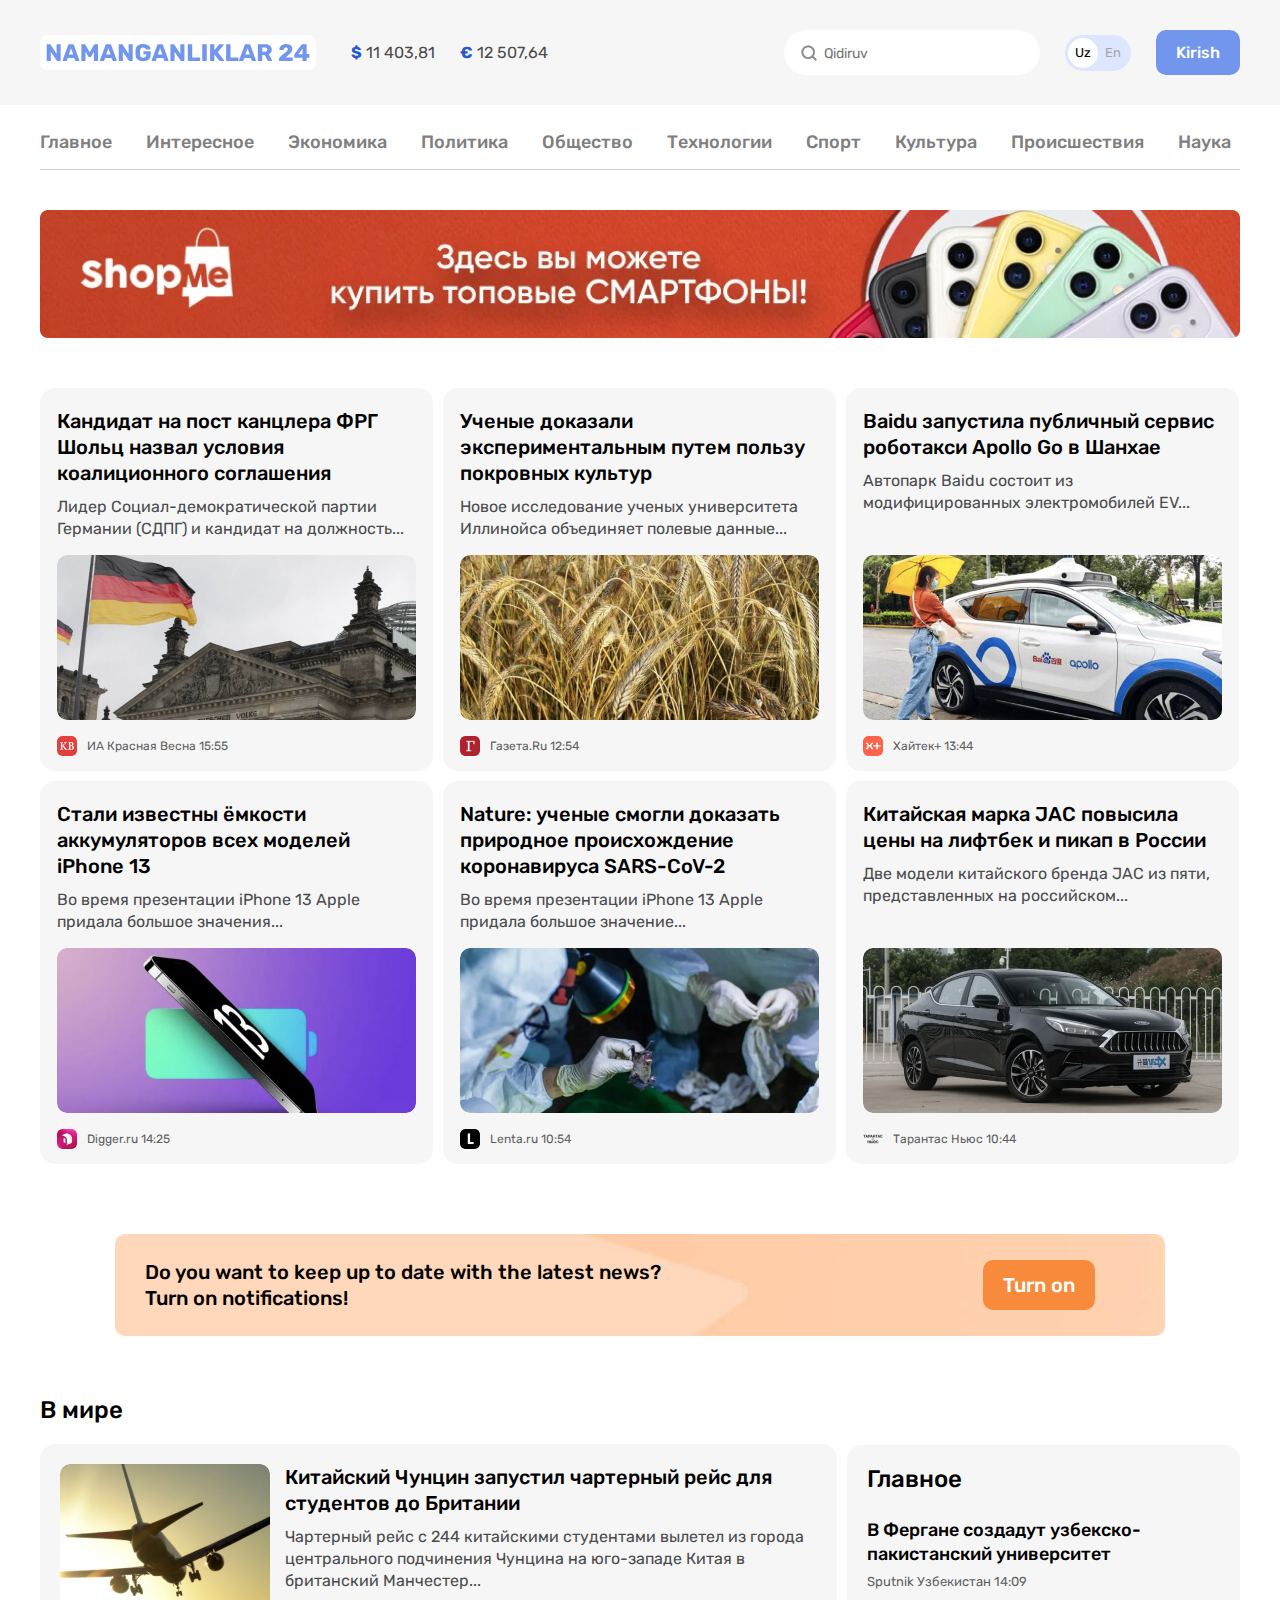
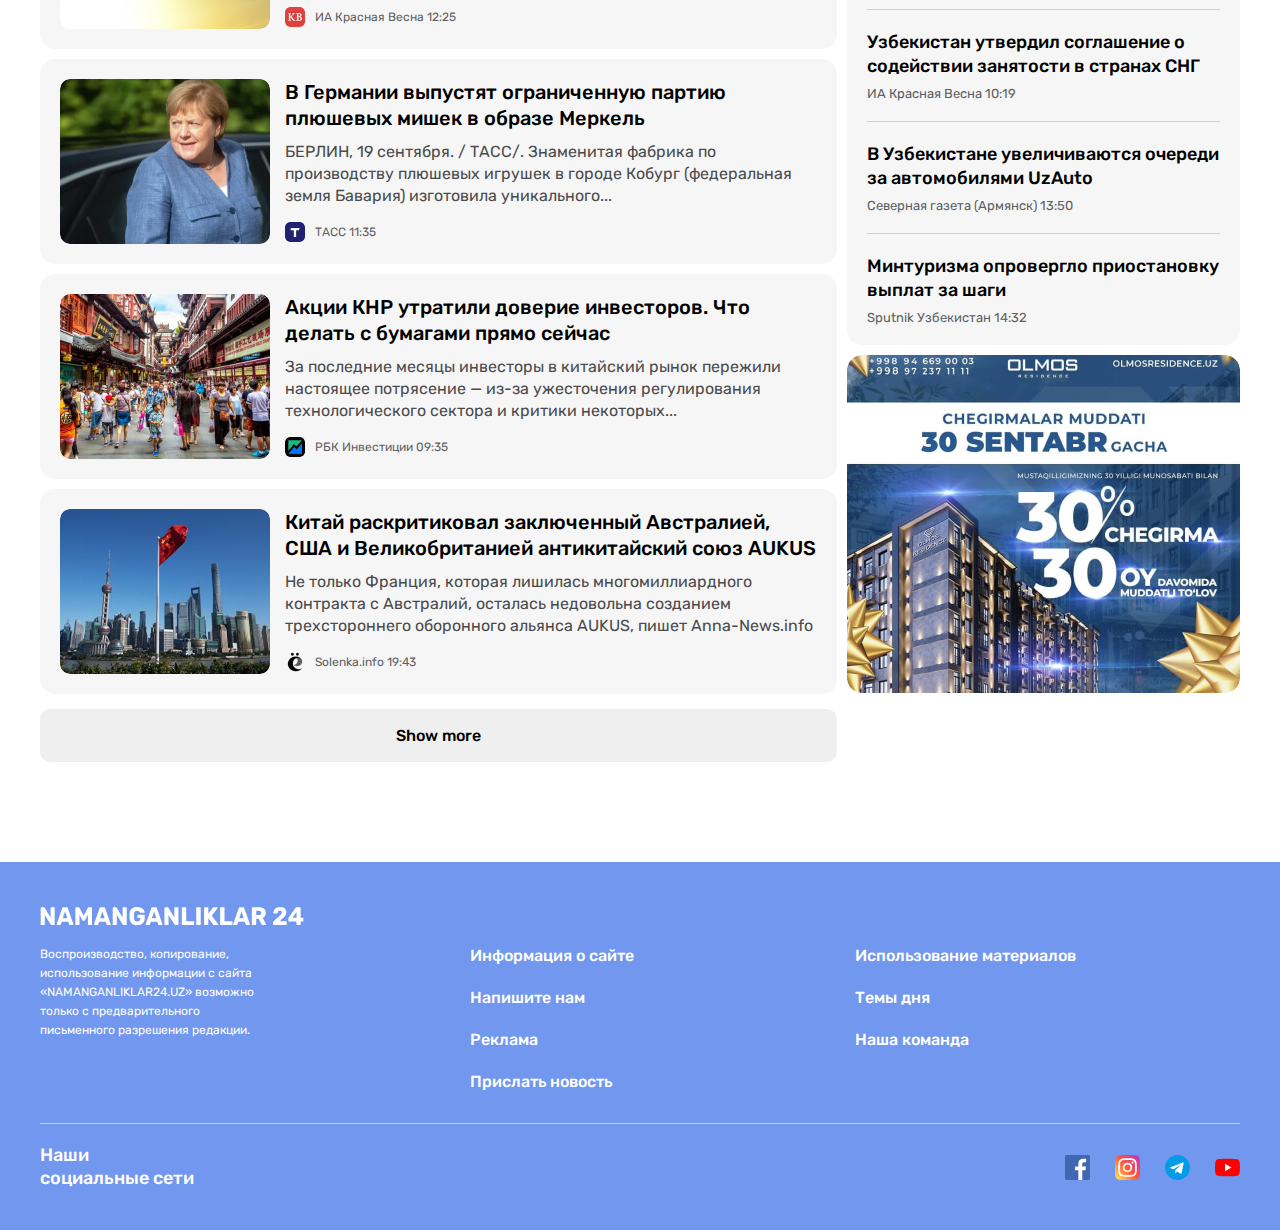
<file: index.html>
<!DOCTYPE html>
<html lang="uz">
<head>
  <meta charset="UTF-8">
  <meta http-equiv="X-UA-Compatible" content="IE=edge">
  <meta name="viewport" content="width=device-width, initial-scale=1.0">
  <title>N24</title>
  
  <!-- FONTS -->
  <link rel="preconnect" href="https://fonts.googleapis.com">
  <link rel="preconnect" href="https://fonts.gstatic.com" crossorigin>
  <link href="https://fonts.googleapis.com/css2?family=Rubik:wght@400;500;700&display=swap" rel="stylesheet">
  
  <!-- STYLE -->
  <!-- <link rel="stylesheet" href="../css/normalize.css"> -->
  <!-- <link rel="stylesheet" href="../css/style.css"> -->
  <link rel="stylesheet" href="css/style.min.css">
</head>
<body>
  <!-- SITE HEADER -->
  <header class="site-header">
    
    <!-- SITE-HEADER-TOP -->
    <div class="site-header-top">
      <div class="site-header-top-container container">
        <!-- SITE-HEADER-LOGO -->
        <a class="site-header-logo" href="index.html">
          <img class="logo-img" src="img/logo-purple.svg" alt="N24 logo" width="264" height="28">
        </a>

        <!-- CURRENCY-RATES -->
        <ul class="currency-rates">
          <li class="currency-rates-item">
            <b class="currency-rates-type">$</b>
            <span class="currency-rates-value">11 403,81</span>
          </li>
          <li class="currency-rates-item">
            <b class="currency-rates-type">€</b>
            <span class="currency-rates-value">12 507,64</span>
          </li>
        </ul>

        <!-- GLOBAL-SEARCH-FORM -->
        <form class="global-search-form" action="https://echo.htmlacademy.ru" method="GET">
          <input class="global-search-form-input" type="search" name="search" placeholder="Qidiruv" aria-label="Qidiruv" required >
        </form>
        <!-- LANG-TOGGLE -->
        <div class="lang-toggle">
          <a class="lang-toggle-link lang-toggle-link-active" href="index.html">Uz</a>
          <a class="lang-toggle-link" href="index.html/en">En</a>
        </div>

        <!-- SITE-HEADER-AUTH -->
        <a class="button button-primary" href="#">Kirish</a>
      </div>
    </div>
    <div class="container">
      <nav class="sitenav">
        <ul class="sitenav-list">
          <li class="sitenav-item"><a class="sitenav-link" href="index.html">Главное</a></li>
          <li class="sitenav-item"><a class="sitenav-link" href="news-list.html">Интересное</a></li>
          <li class="sitenav-item"><a class="sitenav-link" href="news-list.html">Экономика</a></li>
          <li class="sitenav-item"><a class="sitenav-link" href="news-list.html">Политика</a></li>
          <li class="sitenav-item"><a class="sitenav-link" href="news-list.html">Общество</a></li>
          <li class="sitenav-item"><a class="sitenav-link" href="news-list.html">Технологии</a></li>
          <li class="sitenav-item"><a class="sitenav-link" href="news-list.html">Спорт</a></li>
          <li class="sitenav-item"><a class="sitenav-link" href="news-list.html">Культура</a></li>
          <li class="sitenav-item"><a class="sitenav-link" href="news-list.html">Происшествия</a></li>
          <li class="sitenav-item"><a class="sitenav-link" href="news-list.html">Наука</a></li>
        </ul>
      </nav>
      <!-- SITE-HEADER-BANNER -->
      <aside class="site-header-banner">
        <a class="site-header-banner-link" href="https://olcha.uz" target="_blank">
          <img class="site-header-banner-img" src="img/shopme-banner.jpg" alt="ShopMe banner" width="1200" height="128" srcset="img/shopme-banner.jpg 1x, img/shopme-banner@2x.jpg 2x">
        </a>
      </aside>
    </div>
  </header>

  <!-- MAIN-CONTENT -->
  <main class="main-content">
    <div class="container">
      <!-- <h1>Namanganliklar24 - news site</h1> -->
      <!-- TOP-NEWS -->
      <section class="top-news">
        <!-- <h2>Muhim yangiliklar</h2> -->
        <!-- NEWS-GRID -->
        <div class="news-grid">
          <!-- NEWS-GRID-ITEM -->
          <article class="news-grid-item article-card">
            <h3 class="article-card-title">
              <a class="article-card-link" href="#">Кандидат на пост канцлера ФРГ Шольц назвал условия коалиционного соглашения</a>
            </h3>
            <p class="article-card-text">Лидер Социал-демократической партии Германии (СДПГ) и кандидат на должность...</p>
            <img class="article-card-img" src="img/germany.jpg" alt="geramany flag" width="360" height="165" srcset="img/germany.jpg 1x, img/germany@2x.jpg 2x">
            <footer class="article-card-footer">
              <img class="article-card-source-icon" src="img/krasnaya-vesna.jpg" alt="krasnaya-vesna" width="20" height="20" srcset="img/krasnaya-vesna.jpg, img/krasnaya-vesna@2x.jpg 2x">
              <div class="article-card-source-time">
                <span class="article-card-source">ИА Красная Весна</span>
                <time datetime="2023-05-12T15:55:00">15:55</time>
              </div>
            </footer>
          </article>
          <!-- NEWS-GRID-ITEM -->
          <article class="news-grid-item article-card">
            <h3 class="article-card-title">
              <a class="article-card-link" href="#">Ученые доказали экспериментальным путем пользу покровных культур</a>
            </h3>
            <p class="article-card-text">Новое исследование ученых университета Иллинойса объединяет полевые данные... </p>
            <img class="article-card-img" src="img/wheat.jpg" alt="wheat image" width="360" height="165" srcset="img/wheat.jpg 1x, img/wheat@2x.jpg 2x">
            <footer class="article-card-footer">
              <img class="article-card-source-icon" src="img/gazeta-ru.jpg" alt="gazeta ru" width="20" height="20" srcset="img/gazeta-ru.jpg 1x, img/gazeta-ru@2x.jpg 2x">
              <div class="article-card-source-time">
                <span class="article-card-source">Газета.Ru</span>
                <time datetime="2023-05-12T12:54:00">12:54</time>
              </div>
            </footer>
          </article>
          <!-- NEWS-GRID-ITEM -->
          <article class="news-grid-item article-card">
            <h3 class="article-card-title">
              <a class="article-card-link" href="#">Baidu запустила публичный сервис роботакси Apollo Go в Шанхае</a>
            </h3>
            <p class="article-card-text">Автопарк Baidu состоит из модифицированных электромобилей EV... </p>
            <img class="article-card-img" src="img/baidu.jpg" alt=" baidu car" width="360" height="165" srcset="img/baidu.jpg 1x, img/baidu@2x.jpg 2x">
            <footer class="article-card-footer">
              <img class="article-card-source-icon" src="img/hitech-plus.jpg" alt="hi tech plus" width="20" height="20" srcset="img/hitech-plus.jpg 1x, img/hitech-plus@2x.jpg 2x">
              <div class="article-card-source-time">
                <span class="article-card-source">Хайтек+</span>
                <time datetime="2023-05-12T12:44:00">13:44</time>
              </div>
            </footer>
          </article>
          <!-- NEWS-GRID-ITEM -->
          <article class="news-grid-item article-card">
            <h3 class="article-card-title">
              <a class="article-card-link" href="#">Стали известны ёмкости аккумуляторов всех моделей iPhone 13</a>
            </h3>
            <p class="article-card-text">Во время презентации iPhone 13 Apple придала большое значения...</p>
            <img class="article-card-img" src="img/iphone13.jpg" alt="iphone 13" width="360" height="165" srcset="img/iphone13.jpg 1x, img/iphone13@2x.jpg 2x">
            <footer class="article-card-footer">
              <img class="article-card-source-icon" src="img/digger-logo.jpg" alt=" digger news" width="20" height="20" srcset="img/digger-logo.jpg 1x, img/digger-logo@2x.jpg 2x">
              <div class="article-card-source-time">
                <span class="article-card-source">Digger.ru</span>
                <time datetime="2023-05-12T14:25:00">14:25</time>
              </div>
            </footer>
          </article>
          <!-- NEWS-GRID-ITEM -->
          <article class="news-grid-item article-card">
            <h3 class="article-card-title">
              <a class="article-card-link" href="#">Nature: ученые смогли доказать природное происхождение коронавируса SARS-CoV-2</a>
            </h3>
            <p class="article-card-text">Во время презентации iPhone 13 Apple придала большое значение...</p>
            <img class="article-card-img" src="img/sars-cov-2.jpg" alt="covid" width="360" height="165" srcset="img/sars-cov-2.jpg 1x, img/sars-cov-2@2x.jpg 2x">
            <footer class="article-card-footer">
              <img class="article-card-source-icon" src="img/Lenta.jpg" alt="lenta news" width="20" height="20" srcset="img/Lenta.jpg 1x, img/Lenta@2x.jpg 2x">
              <div class="article-card-source-time">
                <span class="article-card-source">Lenta.ru</span>
                <time datetime="2023-05-12T10:54:00">10:54</time>
              </div>
            </footer>
          </article>
          <!-- NEWS-GRID-ITEM -->
          <article class="news-grid-item article-card">
            <h3 class="article-card-title">
              <a class="article-card-link" href="#">Китайская марка JAC повысила цены на лифтбек и пикап в России</a>
            </h3>
            <p class="article-card-text">Две модели китайского бренда JAC из пяти, представленных на российском...</p>
            <img class="article-card-img" src="img/jac.jpg" alt="jac auto" width="360" height="165" srcset="img/jac.jpg 1x, img/jac@2x.jpg 2x">
            <footer class="article-card-footer">
              <img class="article-card-source-icon" src="img/tarantas-news.png" alt="tarantas news" width="20" height="20" srcset="img/tarantas-news.png 1x, img/tarantas-news@2x.png 2x">
              <div class="article-card-source-time">
                <span class="article-card-source">Тарантас Ньюс</span>
                <time datetime="2023-05-12T10:44:00">10:44</time>
              </div>
            </footer>
          </article>
        </div>
      </section>

      <!-- NOTIFICATION-CTA -->
      <section class="notification-cta">
        <div class="notification-cta-text">Do you want to keep up to date with the latest news? 
          <br> Turn on notifications!
        </div>
        <button class="button button-orange" type="button">Turn on</button>
      </section>

      <!-- GLOBAL-NEW
      <section class="global-news">
        <h2 class="global-news-header">In the world</h2>
        <div class="global-news-grid">
          GLOBAL-NEWS-LEFT
          <div class="global-news-left">
            GLOBAL-NEWS-ITEM
            <article class="global-news-item global-article-card">
              <img class="global-news-img" src="img/aircraft.jpg" alt="aircraft" width="210" height="165" srcset="img/aircraft.jpg 1x, img/aircraft@2x.jpg 2x">
              <div class="global-content">
                <h3 class="global-content-header"><a class="global-card-link" href="#">Китайский Чунцин запустил чартерный рейс для студентов до Британии</a></h3>
                <p class="global-content-text">Чартерный рейс с 244 китайскими студентами вылетел из города центрального подчинения      Чунцина на юго-западе Китая в британский Манчестер...
                </p>
                <footer class="global-article-card-footer">
                  <img class="global-article-card-icon" src="img/krasnaya-vesna.jpg" alt="krasnaya vesna news" width="20" height="20" srcset="img/krasnaya-vesna.jpg 1x, img/krasnaya-vesna@2x.jpg 2x">
                  <div class="global-article-card-time">
                    <span class="global-article-card-source">ИА Красная Весна</span>
                    <time datetime="2023-05-12T12:25:00">12:25</time>
                  </div>
                </footer>
              </div>
            </article>
            GLOBAL-NEWS-ITEM
            <article class="global-news-item global-article-card">
              <img class="global-news-img" src="img/merkel.jpg" alt="angela merkel" width="210" height="165" srcset="img/merkel.jpg 1x, img/merkel@2x.jpg 2x">
              <div class="global-content">
                <h3 class="global-content-header"><a class="global-card-link" href="#">В Германии выпустят ограниченную партию плюшевых мишек в образе Меркель</a></h3>
                <p class="global-content-text">БЕРЛИН, 19 сентября. / ТАСС/. Знаменитая фабрика по производству плюшевых игрушек в городе Кобург (федеральная земля Бавария) изготовила уникального...
                </p>
                <footer class="global-article-card-footer">
                  <img class="global-article-card-icon" src="img/tass.jpg" alt="TASS news" width="20" height="20" srcset="img/tass.jpg 1x, img/tass@2x.jpg 2x">
                  <div class="global-article-card-time">
                    <span class="global-article-card-source">ТАСС</span>
                    <time datetime="2023-05-12T11:35:00">11:35</time>
                  </div>
                </footer>
              </div>
            </article>
            GLOBAL-NEWS-ITEM
            <article class="global-news-item global-article-card">
              <img class="global-news-img" src="img/china.jpg" alt="china flag" width="210" height="165" srcset="img/china.jpg 1x, img/china@2x.jpg 2x">
              <div class="global-content">
                <h3 class="global-content-header"><a class="global-card-link" href="#">Акции КНР утратили доверие инвесторов. Что делать с бумагами прямо сейчас</a></h3>
                <p class="global-content-text">За последние месяцы инвесторы в китайский рынок пережили настоящее потрясение — из-за ужесточения регулирования технологического сектора и критики некоторых...
                </p>
                <footer class="global-article-card-footer">
                  <img class="global-article-card-icon" src="img/rbk.jpg" alt="rbk news" width="20" height="20" srcset="img/rbk.jpg 1x, img/rbk@2x.jpg 2x">
                  <div class="global-article-card-time">
                    <span class="global-article-card-source">РБК Инвестиции</span>
                    <time datetime="2023-05-12T09:35:00">09:35</time>
                  </div>
                </footer>
              </div>
            </article>
            GLOBAL-NEWS-ITEM
            <article class="global-news-item global-article-card">
              <img class="global-news-img" src="img/aukus.jpg" alt="aukus" width="210" height="165" srcset="img/aukus.jpg 1x, img/aukus@2x.jpg 2x">
              <div class="global-content">
                <h3 class="global-content-header"><a class="global-card-link" href="#">Китай раскритиковал заключенный Австралией, США и Великобританией антикитайский союз AUKUS</a></h3>
                <p class="global-content-text">Не только Франция, которая лишилась многомиллиардного контракта с Австралий, осталась недовольна созданием трехстороннего оборонного альянса AUKUS, пишет Anna-News.info
                </p>
                <footer class="global-article-card-footer">
                  <img class="global-article-card-icon" src="img/solenko.png" alt="solenko" width="20" height="20" srcset="img/solenko.png 1x, img/solenko@2.png 2x">
                  <div class="global-article-card-time">
                    <span class="global-article-card-source">Solenka.info</span>
                    <time datetime="2023-05-12T19:43:00">19:43</time>
                  </div>
                </footer>
              </div>
            </article>
          </div>
          GLOBAL-NEWS-RIGHT
          <div class="global-news-right">
            COUNTRY-NEWS
            <div class="country-news">
              <h2 class="country-news-header">Главное</h2>
              COUNTRY-NEWS-CONTENT
              <div class="country-news-content">
                <h3 class="country-news-content-text">
                  <a href="#">В Фергане создадут узбекско-пакистанский университет</a>
                </h3>
                <div class="country-news-card-time">
                  <span class="country-news-card-source">Sputnik Узбекистан</span>
                  <time datetime="2023-05-12T14:09:00">14:09</time>
                </div>
              </div>
              COUNTRY-NEWS-CONTENT
              <div class="country-news-content">
                <h3 class="country-news-content-text">
                  <a href="#">Узбекистан утвердил соглашение о содействии занятости в странах СНГ</a>
                </h3>
                <div class="country-news-card-time">
                  <span class="country-news-card-source">ИА Красная Весна</span>
                  <time datetime="2023-05-12T10:19:00">10:19</time>
                </div>
              </div>
              COUNTRY-NEWS-CONTENT
              <div class="country-news-content">
                <h3 class="country-news-content-text">
                  <a href="#">В Узбекистане увеличиваются очереди за автомобилями UzAuto</a>
                </h3>
                <div class="country-news-card-time">
                  <span class="country-news-card-source">Северная газета (Армянск)</span>
                  <time datetime="2023-05-12T13:50:00">13:50</time>
                </div>
              </div>
              COUNTRY-NEWS-CONTENT
              <div class="country-news-content">
                <h3 class="country-news-content-text">
                  <a href="#">Минтуризма опровергло приостановку выплат за шаги</a>
                </h3>
                <div class="country-news-card-time">
                  <span class="country-news-card-source">Sputnik Узбекистан</span>
                  <time datetime="2023-05-12T14:32:00">14:32</time>
                </div>
              </div>
            </div>
            <a class="advertising-link">
              <img class="advertising-image" src="img/advertising.jpg" alt="advertising" width="393" height="338" srcset="img/advertising.jpg 1x, img/advertising@2x.jpg 2x">
            </a>
          </div> 
        </div>
        <button class="button all-global-button" type="button">See more</button>
      </section> -->
      
      <div class="layout-2-1">
        <!-- GLOBAL-NEWS -->
        <div class="layout-2-1-main">
          <section class="global-news">
            <h2 class="global-news-heading">В мире</h2>
            <!-- NEWS LIST -->
            <div class="news-list">
              <div class="news-list-item article-card-horizontal">
                <img class="article-card-horizontal-img" src="img/aircraft.jpg" alt="aircraft" width="210" height="165" srcset="img/aircraft.jpg 1x, img/aircraft@2x.jpg 2x">
                <div class="article-card-horizontal-content">
                  <h3 class="article-card-horizontal-title">
                    <a class="article-card-horizontal-link" href="#">Китайский Чунцин запустил чартерный рейс для студентов до Британии</a>
                  </h3>
                  <p class="article-card-horizontal-text">Чартерный рейс с 244 китайскими студентами вылетел из города центрального подчинения Чунцина на юго-западе Китая в британский Манчестер...</p>
                  <footer class="article-card-horizontal-footer">
                    <img class="article-card-horizontal-source-icon" src="" alt="krasnaya vesna news" width="20" height="20" srcset="img/krasnaya-vesna.jpg 1x, img/krasnaya-vesna@2x.jpg 2x">
                    <div class="article-card-horizontal-source-time">
                      <span class="article-card-horizontal-source">ИА Красная Весна</span>
                      <time datetime="2023-05-12T12:25:00">12:25</time>
                    </div>
                  </footer>
                </div>
              </div>
              <div class="news-list-item article-card-horizontal">
                <img class="article-card-horizontal-img" src="img/merkel.jpg" alt="aircraft" width="210" height="165" srcset="img/merkel.jpg 1x, img/merkel@2x.jpg 2x">
                <div class="article-card-horizontal-content">
                  <h3 class="article-card-horizontal-title">
                    <a class="article-card-horizontal-link" href="#">В Германии выпустят ограниченную партию плюшевых мишек в образе Меркель</a>
                  </h3>
                  <p class="article-card-horizontal-text">БЕРЛИН, 19 сентября. / ТАСС/. Знаменитая фабрика по производству плюшевых игрушек в городе Кобург (федеральная земля Бавария) изготовила уникального...</p>
                  <footer class="article-card-horizontal-footer">
                    <img class="article-card-horizontal-source-icon" src="img/tass.jpg" alt="tass news" width="20" height="20" srcset="img/tass.jpg 1x, img/tass@2x.jpg 2x">
                    <div class="article-card-horizontal-source-time">
                      <span class="article-card-horizontal-source">ТАСС</span>
                      <time datetime="2023-05-12T11:35:00">11:35</time>
                    </div>
                  </footer>
                </div>
              </div>
              <div class="news-list-item article-card-horizontal">
                <img class="article-card-horizontal-img" src="img/china.jpg" alt="china" width="210" height="165" srcset="img/china.jpg 1x, img/china@2x.jpg 2x">
                <div class="article-card-horizontal-content">
                  <h3 class="article-card-horizontal-title">
                    <a class="article-card-horizontal-link" href="#">Акции КНР утратили доверие инвесторов. Что делать с бумагами прямо сейчас</a>
                  </h3>
                  <p class="article-card-horizontal-text">За последние месяцы инвесторы в китайский рынок пережили настоящее потрясение — из-за ужесточения регулирования технологического сектора и критики некоторых...</p>
                  <footer class="article-card-horizontal-footer">
                    <img class="article-card-horizontal-source-icon" src="img/rbk.jpg" alt="rbk news" width="20" height="20" srcset="img/rbk.jpg 1x, img/rbk@2x.jpg 2x">
                    <div class="article-card-horizontal-source-time">
                      <span class="article-card-horizontal-source">РБК Инвестиции</span>
                      <time datetime="2023-05-12T09:35:00">09:35</time>
                    </div>
                  </footer>
                </div>
              </div>
              <div class="news-list-item article-card-horizontal">
                <img class="article-card-horizontal-img" src="img/aukus.jpg" alt="aukus" width="210" height="165" srcset="img/aukus.jpg 1x, img/aukus@2x.jpg 2x">
                <div class="article-card-horizontal-content">
                  <h3 class="article-card-horizontal-title">
                    <a class="article-card-horizontal-link" href="#">Китай раскритиковал заключенный Австралией, США и Великобританией антикитайский союз AUKUS</a>
                  </h3>
                  <p class="article-card-horizontal-text">Не только Франция, которая лишилась многомиллиардного контракта с Австралий, осталась недовольна созданием трехстороннего оборонного альянса AUKUS, пишет Anna-News.info</p>
                  <footer class="article-card-horizontal-footer">
                    <img class="article-card-horizontal-source-icon" src="img/solenko.png" alt="solenka news" width="20" height="20" srcset="img/solenko.png 1x, img/solenko@2x.png 2x">
                    <div class="article-card-horizontal-source-time">
                      <span class="article-card-horizontal-source">Solenka.info</span>
                      <time datetime="2023-05-12T19:43:00">19:43</time>
                    </div>
                  </footer>
                </div>
              </div>
            </div>
            <button class="news-list-more-button button button-block" type="button">Show more</button>
          </section>
        </div>
        <!-- SIDEBAR -->
        <div class="layout-2-1-sidebar">
          <div class="sidebar">
            <!-- SIDEBAR-NEWS-CARD -->
            <section class="layout-2-1-sidebar-item sidebar-news-card">
              <h3 class="sidebar-news-card-heading">Главное</h3>
              <ul class="sidebar-news-card-list">
                <li class="sidebar-news-card-item">
                  <h3 class="sidebar-news-card-title">
                    <a class="sidebar-news-card-ink" href="">В Фергане создадут узбекско-пакистанский университет</a>
                  </h3>
                  <div class="sidebar-news-card-source-time">
                    <span class="sidebar-news-card-source">Sputnik Узбекистан</span>
                    <time datetime="2023-05-12T14:09:00">14:09</time>
                  </div>
                </li>
                <li class="sidebar-news-card-item">
                  <h3 class="sidebar-news-card-title">
                    <a class="sidebar-news-card-ink" href="">Узбекистан утвердил соглашение о содействии занятости в странах СНГ</a>
                  </h3>
                  <div class="sidebar-news-card-source-time">
                    <span class="sidebar-news-card-source">ИА Красная Весна</span>
                    <time datetime="2023-05-12T10:19:00">10:19</time>
                  </div>
                </li>
                <li class="sidebar-news-card-item">
                  <h3 class="sidebar-news-card-title">
                    <a class="sidebar-news-card-ink" href="">В Узбекистане увеличиваются очереди за автомобилями UzAuto</a>
                  </h3>
                  <div class="sidebar-news-card-source-time">
                    <span class="sidebar-news-card-source">Северная газета (Армянск)</span>
                    <time datetime="2023-05-12T13:50:00">13:50</time>
                  </div>
                </li>
                <li class="sidebar-news-card-item">
                  <h3 class="sidebar-news-card-title">
                    <a class="sidebar-news-card-ink" href="">Минтуризма опровергло приостановку выплат за шаги</a>
                  </h3>
                  <div class="sidebar-news-card-source-time">
                    <span class="sidebar-news-card-source">Sputnik Узбекистан</span>
                    <time datetime="2023-05-12T14:32:00">14:32</time>
                  </div>
                </li>
              </ul>
            </section>

            <aside class="layout-2-1-sidebar-item sidebar-ad">
              <a class="sidebar-ad-link" href="" target="_blank">
                <img class="sidebar-ad-img" src="img/advertising.jpg" alt="sidebar ad" width="393" height="338" srcset="img/advertising.jpg 1x, img/advertising@2x.jpg 2x">
              </a>
            </aside>
          </div>
        </div>
      </div>
    </div>
  </main>

  <!-- SITE-FOOTER -->

  <footer class="site-footer">
    <div class="container">
      <div class="site-footer-logo-wrapper">
        <a class="site-footer-logo" href="">
          <img class="site-footer-logo-img" src="img/logo-white.svg" alt="N24 logo" width="264" height="28">
        </a>
      </div>

      <div class="site-footer-about-links">
        <div class="site-footer-about">Воспроизводство, копирование, использование информации с сайта «NAMANGANLIKLAR24.UZ» возможно только с предварительного письменного разрешения редакции.
        </div>
        <div class="site-footer-links-wrapper">

          <ul class="site-footer-links">
            <li class="site-footer-links-item">
              <a class="site-footer-link" href="#">Информация о сайте</a>
            </li>
            <li class="site-footer-links-item">
              <a class="site-footer-link" href="#">Напишите нам</a>
            </li>
            <li class="site-footer-links-item">
              <a class="site-footer-link" href="#">Реклама</a>
            </li>
            <li class="site-footer-links-item">
              <a class="site-footer-link" href="#">Прислать новость</a>
            </li>
          </ul>

          <ul class="site-footer-links">
            <li class="site-footer-links-item">
              <a class="site-footer-link" href="#">Использование материалов</a>
            </li>
            <li class="site-footer-links-item">
              <a class="site-footer-link" href="#">Темы дня</a>
            </li>
            <li class="site-footer-links-item">
              <a class="site-footer-link" href="#">Наша команда</a>
            </li>
          </ul>

        </div>
      </div>

      <hr class="site-footer-divider">


      <div class="site-footer-socials">
        <h2 class="site-footer-socials-heading">Наши социальные сети</h2>
        <ul class="site-footer-socials-list">
          <li class="site-footer-socials-item">
            <a class="site-footer-socials-link" href="#">
              <img class="site-footer-socials-icon" src="img/icon-facebook.svg" alt="Facebook" width="25" height="25">
            </a>
          </li>
          <li class="site-footer-socials-item">
            <a class="site-footer-socials-link" href="#">
              <img class="site-footer-socials-icon" src="img/icon-instagram.svg" alt="Instagram" width="25" height="25">
            </a>
          </li>
          <li class="site-footer-socials-item">
            <a class="site-footer-socials-link" href="#">
              <img class="site-footer-socials-icon" src="img/icon-telegram.svg" alt="Telegram" width="25" height="25">
            </a>
          </li>
          <li class="site-footer-socials-item">
            <a class="site-footer-socials-link" href="#">
              <img class="site-footer-socials-icon" src="img/icon-youtube.svg" alt="YouTube" width="25" height="25">
            </a>
          </li>
        </ul>
      </div>
    </div>
  </footer>










  <!-- SITE NAV -->








</body>
</html>
</file>
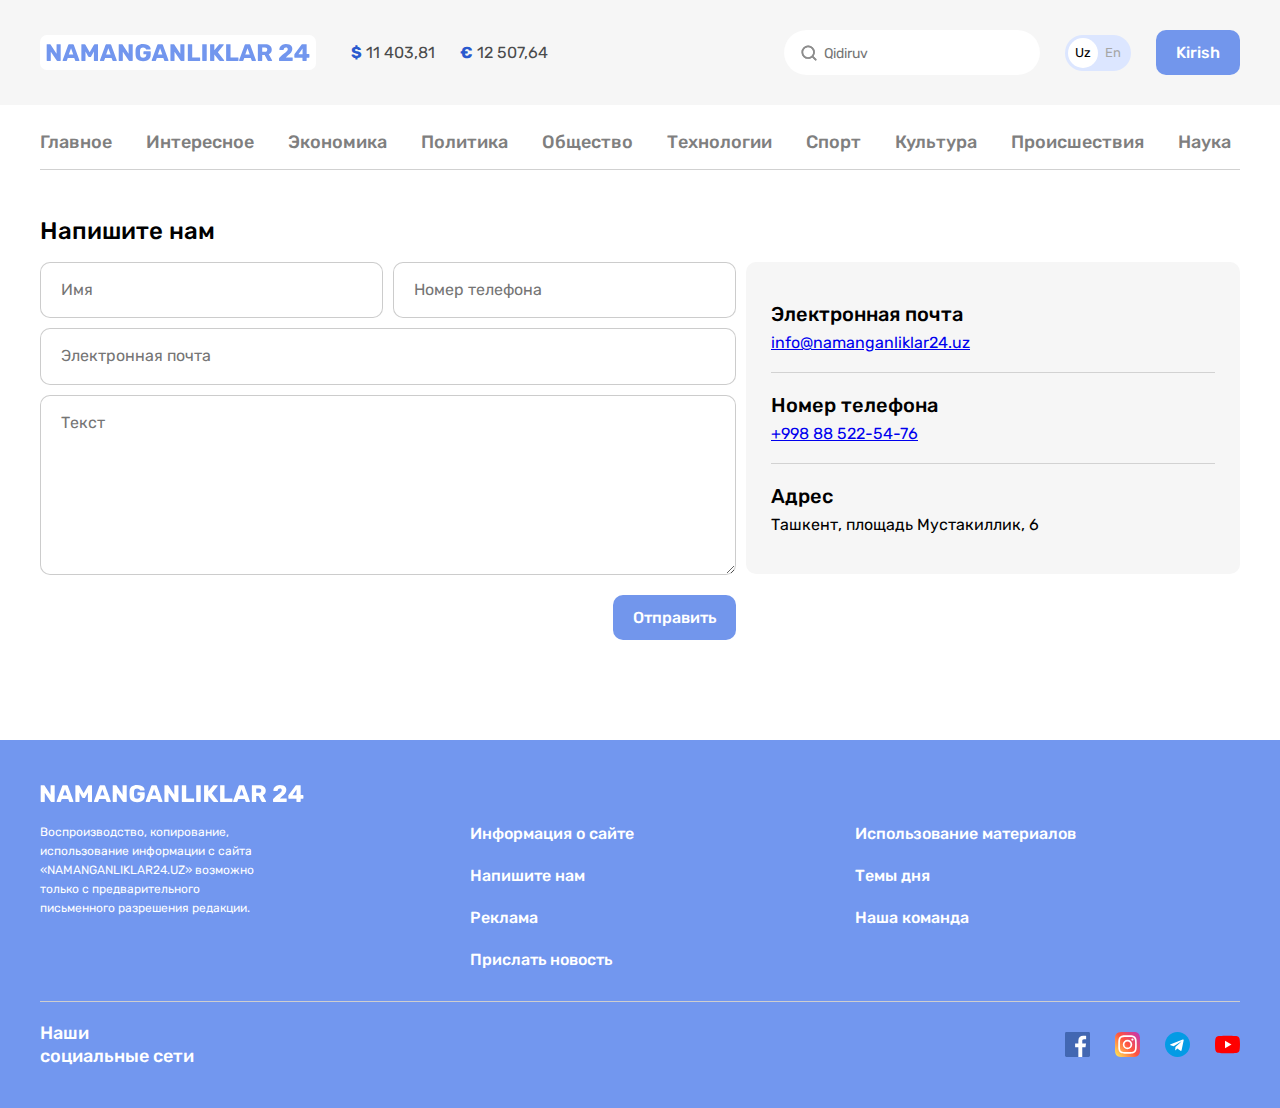
<file: contact.html>
<!DOCTYPE html>
<html lang="uz">
<head>
  <meta charset="UTF-8">
  <meta http-equiv="X-UA-Compatible" content="IE=edge">
  <meta name="viewport" content="width=device-width, initial-scale=1.0">
  <title>Contact N24</title>
  
  <!-- FONTS -->
  <link rel="preconnect" href="https://fonts.googleapis.com">
  <link rel="preconnect" href="https://fonts.gstatic.com" crossorigin>
  <link href="https://fonts.googleapis.com/css2?family=Rubik:wght@400;500;700&display=swap" rel="stylesheet">
  
  <!-- STYLE -->
  <!-- <link rel="stylesheet" href="../css/normalize.css"> -->
  <!-- <link rel="stylesheet" href="../css/style.css"> -->
  <link rel="stylesheet" href="css/style.min.css">
</head>
<body>
  <!-- SITE HEADER -->
  <header class="site-header">
    
    <!-- SITE-HEADER-TOP -->
    <div class="site-header-top">
      <div class="site-header-top-container container">
        <!-- SITE-HEADER-LOGO -->
        <a class="site-header-logo" href="index.html">
          <img class="logo-img" src="img/logo-purple.svg" alt="N24 logo" width="264" height="28">
        </a>

        <!-- CURRENCY-RATES -->
        <ul class="currency-rates">
          <li class="currency-rates-item">
            <b class="currency-rates-type">$</b>
            <span class="currency-rates-value">11 403,81</span>
          </li>
          <li class="currency-rates-item">
            <b class="currency-rates-type">€</b>
            <span class="currency-rates-value">12 507,64</span>
          </li>
        </ul>

        <!-- GLOBAL-SEARCH-FORM -->
        <form class="global-search-form" action="https://echo.htmlacademy.ru" method="GET">
          <input class="global-search-form-input" type="search" name="search" placeholder="Qidiruv" aria-label="Qidiruv" required >
        </form>
        <!-- LANG-TOGGLE -->
        <div class="lang-toggle">
          <a class="lang-toggle-link lang-toggle-link-active" href="index.html">Uz</a>
          <a class="lang-toggle-link" href="index.html/en">En</a>
        </div>

        <!-- SITE-HEADER-AUTH -->
        <a class="button button-primary" href="#">Kirish</a>
      </div>
    </div>
    <div class="container">
      <nav class="sitenav">
        <ul class="sitenav-list">
          <li class="sitenav-item"><a class="sitenav-link" href="index.html">Главное</a></li>
          <li class="sitenav-item"><a class="sitenav-link" href="news-list.html">Интересное</a></li>
          <li class="sitenav-item"><a class="sitenav-link" href="news-list.html">Экономика</a></li>
          <li class="sitenav-item"><a class="sitenav-link" href="news-list.html">Политика</a></li>
          <li class="sitenav-item"><a class="sitenav-link" href="news-list.html">Общество</a></li>
          <li class="sitenav-item"><a class="sitenav-link" href="news-list.html">Технологии</a></li>
          <li class="sitenav-item"><a class="sitenav-link" href="news-list.html">Спорт</a></li>
          <li class="sitenav-item"><a class="sitenav-link" href="news-list.html">Культура</a></li>
          <li class="sitenav-item"><a class="sitenav-link" href="news-list.html">Происшествия</a></li>
          <li class="sitenav-item"><a class="sitenav-link" href="news-list.html">Наука</a></li>
        </ul>
      </nav>      
    </div>
  </header>

  <!-- MAIN-CONTENT -->
  <main class="main-content">
    <div class="container">
      <div class="contact-page">
        <h1 class="contact-page-heading">Напишите нам</h1>
        <div class="contact-page-content">
          <form class="contact-page-form form" action="https://echo.htmlacademy.ru" method="POST">
            <div class="form-fields">
              <div class="form-groups-wrapper">
                <div class="form-group">
                  <input class="form-field" type="text" name="name" placeholder="Имя" aria-label="Имя" required>
                </div>
                <div class="form-group">
                  <input class="form-field" type="tel" name="phone-number" placeholder="Номер телефона" aria-label="Номер телефона" required>
                </div>
              </div>
              <div class="form-group">
                <input class="form-field" type="email" name="email" placeholder="Электронная почта" aria-label="Электронная почта" required>
              </div>
              <div class="form-group">
                <textarea class="form-field form-field-textarea"  name="message" placeholder="Текст" aria-label="Текст" required></textarea>
              </div>
            </div>
            <button class="contact-page-form-submit button button-primary" type="submit">Отправить</button>
          </form>

          <div class="contact-page-info">
            <dl class="contact-page-definitions-card definitions-card">
              <div class="definitions-card-item">
                <dt class="definitions-card-title">Электронная почта</dt>
                <dd class="definitions-card-value"><a href="mailto:info@namanganliklar24.uz?subject=N24%20uz.saytidan%20habar">info@namanganliklar24.uz</a></dd>
              </div>
              <div class="definitions-card-item">
                <dt class="definitions-card-title">Номер телефона</dt>
                <dd class="definitions-card-value"><a href="tel:+998885225476">+998 88 522-54-76</a></dd>
              </div>
              <div class="definitions-card-item">
                <dt class="definitions-card-title">Адрес</dt>
                <dd class="definitions-card-value">Ташкент, площадь Мустакиллик, 6 </dd>
              </div>
            </dl>
          </div>
        </div>
      </div>
    </div>
  </main>
      



  <!-- SITE-FOOTER -->

  <footer class="site-footer">
    <div class="container">
      <div class="site-footer-logo-wrapper">
        <a class="site-footer-logo" href="">
          <img class="site-footer-logo-img" src="img/logo-white.svg" alt="N24 logo" width="264" height="28">
        </a>
      </div>

      <div class="site-footer-about-links">
        <div class="site-footer-about">Воспроизводство, копирование, использование информации с сайта «NAMANGANLIKLAR24.UZ» возможно только с предварительного письменного разрешения редакции.
        </div>
        <div class="site-footer-links-wrapper">

          <ul class="site-footer-links">
            <li class="site-footer-links-item">
              <a class="site-footer-link" href="#">Информация о сайте</a>
            </li>
            <li class="site-footer-links-item">
              <a class="site-footer-link" href="#">Напишите нам</a>
            </li>
            <li class="site-footer-links-item">
              <a class="site-footer-link" href="#">Реклама</a>
            </li>
            <li class="site-footer-links-item">
              <a class="site-footer-link" href="#">Прислать новость</a>
            </li>
          </ul>

          <ul class="site-footer-links">
            <li class="site-footer-links-item">
              <a class="site-footer-link" href="#">Использование материалов</a>
            </li>
            <li class="site-footer-links-item">
              <a class="site-footer-link" href="#">Темы дня</a>
            </li>
            <li class="site-footer-links-item">
              <a class="site-footer-link" href="#">Наша команда</a>
            </li>
          </ul>

        </div>
      </div>

      <hr class="site-footer-divider">


      <div class="site-footer-socials">
        <h2 class="site-footer-socials-heading">Наши социальные сети</h2>
        <ul class="site-footer-socials-list">
          <li class="site-footer-socials-item">
            <a class="site-footer-socials-link" href="#">
              <img class="site-footer-socials-icon" src="img/icon-facebook.svg" alt="Facebook" width="25" height="25">
            </a>
          </li>
          <li class="site-footer-socials-item">
            <a class="site-footer-socials-link" href="#">
              <img class="site-footer-socials-icon" src="img/icon-instagram.svg" alt="Instagram" width="25" height="25">
            </a>
          </li>
          <li class="site-footer-socials-item">
            <a class="site-footer-socials-link" href="#">
              <img class="site-footer-socials-icon" src="img/icon-telegram.svg" alt="Telegram" width="25" height="25">
            </a>
          </li>
          <li class="site-footer-socials-item">
            <a class="site-footer-socials-link" href="#">
              <img class="site-footer-socials-icon" src="img/icon-youtube.svg" alt="YouTube" width="25" height="25">
            </a>
          </li>
        </ul>
      </div>
    </div>
  </footer>










  <!-- SITE NAV -->








</body>
</html>
</file>
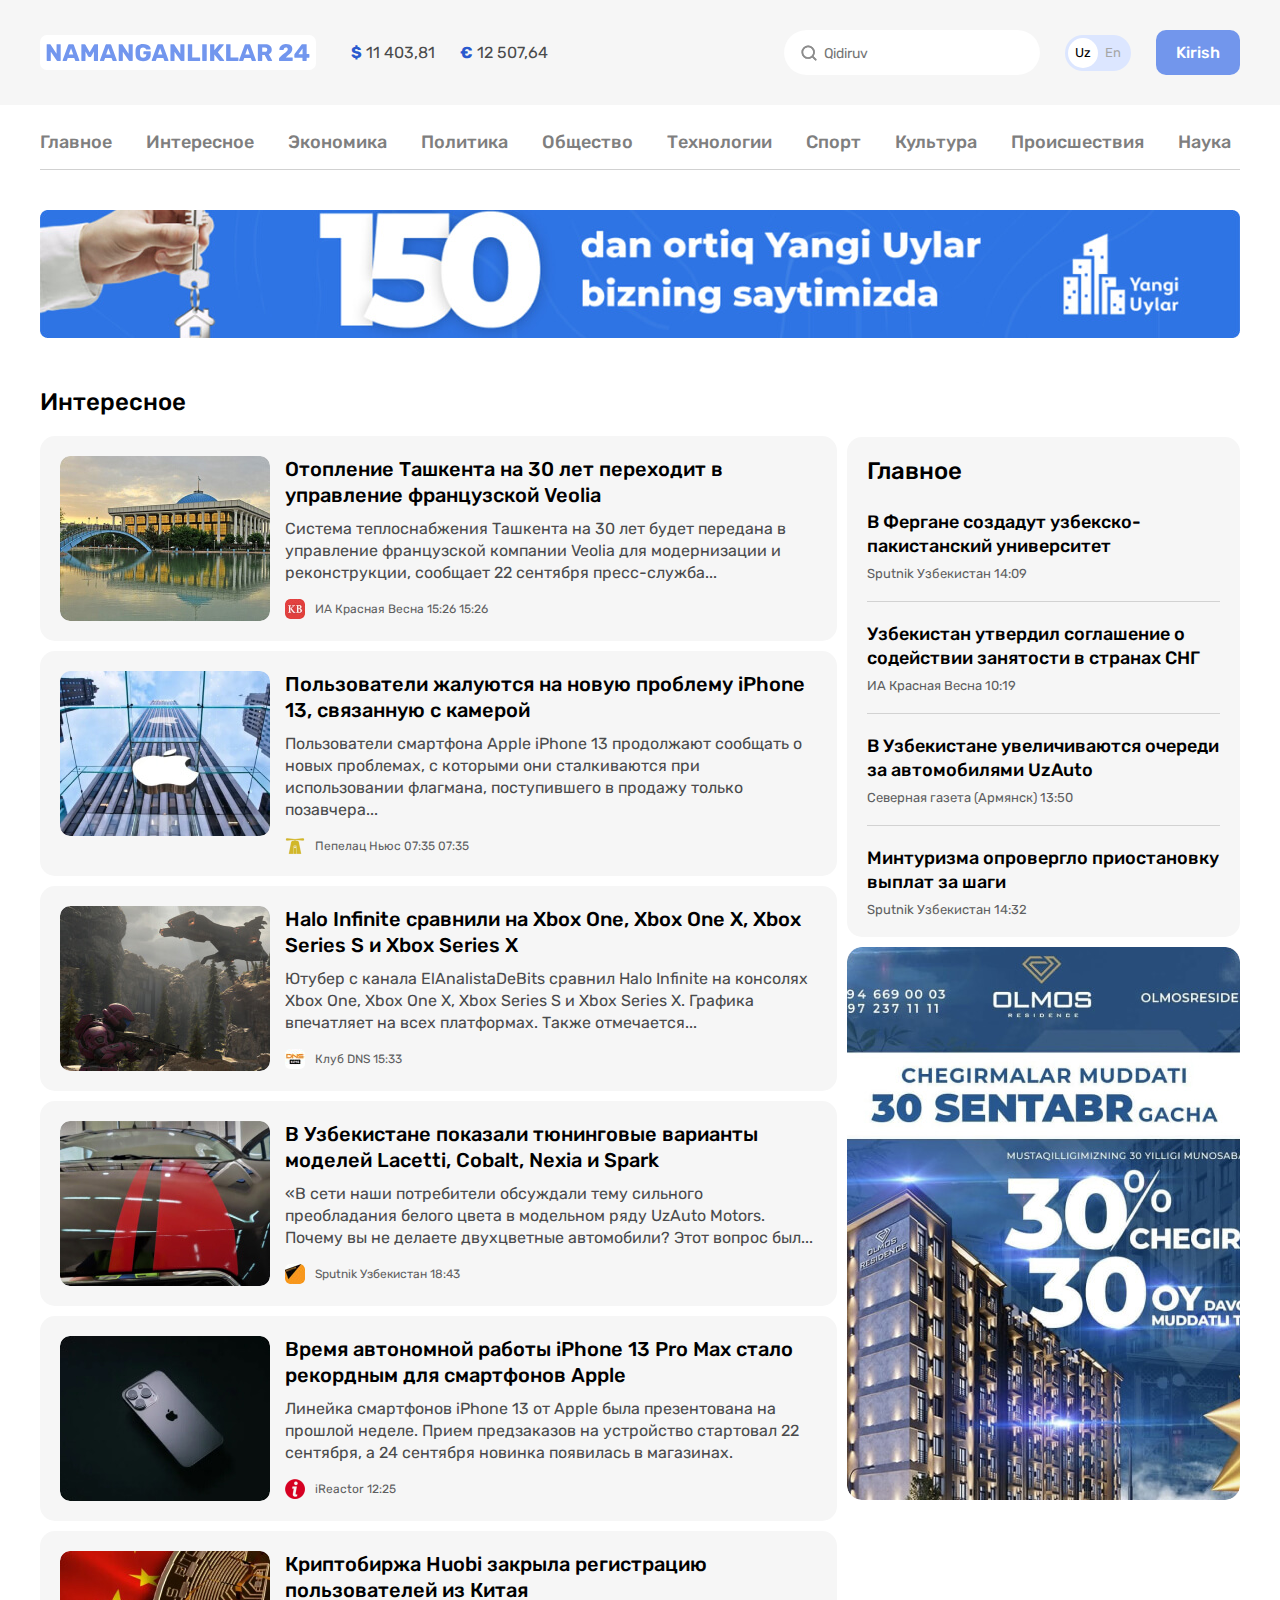
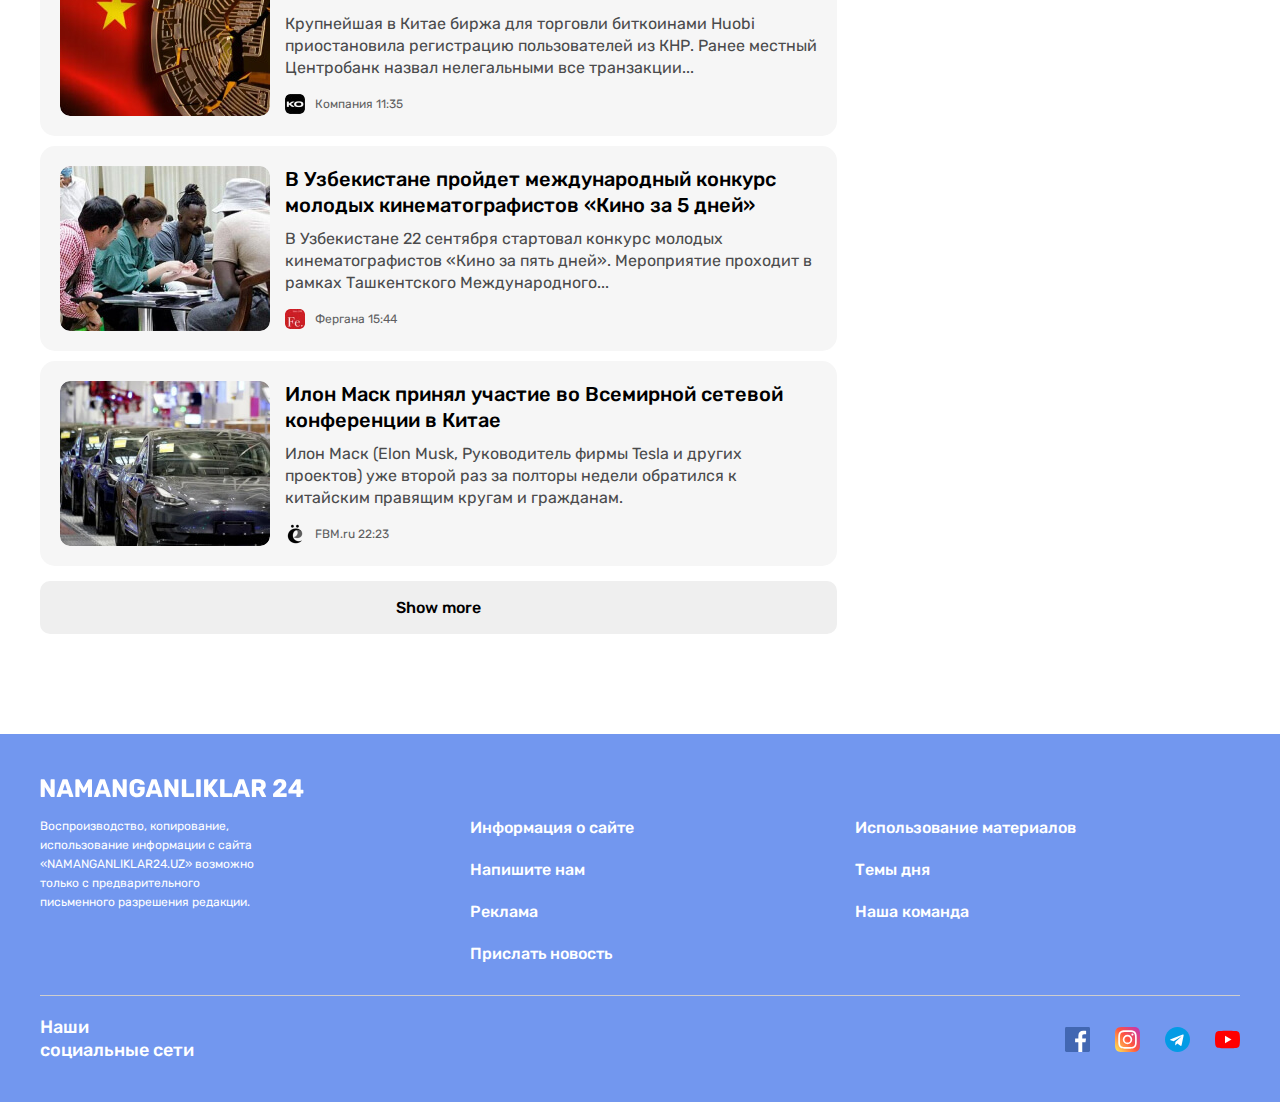
<file: news-list.html>
<!DOCTYPE html>
<html lang="uz">
<head>
  <meta charset="UTF-8">
  <meta http-equiv="X-UA-Compatible" content="IE=edge">
  <meta name="viewport" content="width=device-width, initial-scale=1.0">
  <title>Category N24</title>
  
  <!-- FONTS -->
  <link rel="preconnect" href="https://fonts.googleapis.com">
  <link rel="preconnect" href="https://fonts.gstatic.com" crossorigin>
  <link href="https://fonts.googleapis.com/css2?family=Rubik:wght@400;500;700&display=swap" rel="stylesheet">
  
  <!-- STYLE -->
  <!-- <link rel="stylesheet" href="../css/normalize.css"> -->
  <!-- <link rel="stylesheet" href="../css/style.css"> -->
  <link rel="stylesheet" href="css/style.min.css">
</head>
<body>
  <!-- SITE HEADER -->
  <header class="site-header">
    
    <!-- SITE-HEADER-TOP -->
    <div class="site-header-top">
      <div class="site-header-top-container container">
        <!-- SITE-HEADER-LOGO -->
        <a class="site-header-logo" href="index.html">
          <img class="logo-img" src="img/logo-purple.svg" alt="N24 logo" width="264" height="28">
        </a>

        <!-- CURRENCY-RATES -->
        <ul class="currency-rates">
          <li class="currency-rates-item">
            <b class="currency-rates-type">$</b>
            <span class="currency-rates-value">11 403,81</span>
          </li>
          <li class="currency-rates-item">
            <b class="currency-rates-type">€</b>
            <span class="currency-rates-value">12 507,64</span>
          </li>
        </ul>

        <!-- GLOBAL-SEARCH-FORM -->
        <form class="global-search-form" action="https://echo.htmlacademy.ru" method="GET">
          <input class="global-search-form-input" type="search" name="search" placeholder="Qidiruv" aria-label="Qidiruv" required >
        </form>
        <!-- LANG-TOGGLE -->
        <div class="lang-toggle">
          <a class="lang-toggle-link lang-toggle-link-active" href="index.html">Uz</a>
          <a class="lang-toggle-link" href="index.html/en">En</a>
        </div>

        <!-- SITE-HEADER-AUTH -->
        <a class="button button-primary" href="#">Kirish</a>
      </div>
    </div>
    <div class="container">
      <nav class="sitenav">
        <ul class="sitenav-list">
          <li class="sitenav-item"><a class="sitenav-link" href="index.html">Главное</a></li>
          <li class="sitenav-item"><a class="sitenav-link" href="news-list.html">Интересное</a></li>
          <li class="sitenav-item"><a class="sitenav-link" href="news-list.html">Экономика</a></li>
          <li class="sitenav-item"><a class="sitenav-link" href="news-list.html">Политика</a></li>
          <li class="sitenav-item"><a class="sitenav-link" href="news-list.html">Общество</a></li>
          <li class="sitenav-item"><a class="sitenav-link" href="news-list.html">Технологии</a></li>
          <li class="sitenav-item"><a class="sitenav-link" href="news-list.html">Спорт</a></li>
          <li class="sitenav-item"><a class="sitenav-link" href="news-list.html">Культура</a></li>
          <li class="sitenav-item"><a class="sitenav-link" href="news-list.html">Происшествия</a></li>
          <li class="sitenav-item"><a class="sitenav-link" href="news-list.html">Наука</a></li>
        </ul>
      </nav>
      <!-- SITE-HEADER-BANNER -->
      <aside class="site-header-banner">
        <a class="site-header-banner-link" href="https://yangiuylar.uz/" target="_blank">
          <img class="site-header-banner-img" src="img/news-list-header-ad.jpg" alt="ShopMe banner" width="1200" height="128" srcset="img/news-list-header-ad.jpg 1x, img/news-list-header-ad@2x.jpg 2x">
        </a>
      </aside>
    </div>
  </header>

  <!-- MAIN-CONTENT -->
  <main class="main-content">
    <div class="container">
      
      <div class="layout-2-1">
        <!-- GLOBAL-NEWS -->
        <div class="layout-2-1-main">
          <section class="global-news">
            <h2 class="global-news-heading">Интересное</h2>
            <!-- NEWS LIST -->
            <div class="news-list">
              <div class="news-list-item article-card-horizontal">
                <img class="article-card-horizontal-img" src="img/Veolia.jpg" alt="aircraft" width="210" height="165" srcset="img/Veolia.jpg 1x, img/Veolia@2x.jpg 2x">
                <div class="article-card-horizontal-content">
                  <h3 class="article-card-horizontal-title">
                    <a class="article-card-horizontal-link" href="#">Отопление Ташкента на 30 лет переходит в управление французской Veolia</a>
                  </h3>
                  <p class="article-card-horizontal-text">Система теплоснабжения Ташкента на 30 лет будет передана в управление французской компании Veolia для модернизации и реконструкции, сообщает 22 сентября пресс-служба...</p>
                  <footer class="article-card-horizontal-footer">
                    <img class="article-card-horizontal-source-icon" src="" alt="krasnaya vesna news" width="20" height="20" srcset="img/krasnaya-vesna.jpg 1x, img/krasnaya-vesna@2x.jpg 2x">
                    <div class="article-card-horizontal-source-time">
                      <span class="article-card-horizontal-source">ИА Красная Весна 15:26</span>
                      <time datetime="2023-05-12T15:26:00">15:26</time>
                    </div>
                  </footer>
                </div>
              </div>
              <div class="news-list-item article-card-horizontal">
                <img class="article-card-horizontal-img" src="img/apple.jpg" alt="apple img" width="210" height="165" srcset="img/apple.jpg 1x, img/apple@2x.jpg 2x">
                <div class="article-card-horizontal-content">
                  <h3 class="article-card-horizontal-title">
                    <a class="article-card-horizontal-link" href="#">Пользователи жалуются на новую проблему iPhone 13, связанную с камерой</a>
                  </h3>
                  <p class="article-card-horizontal-text">Пользователи смартфона Apple iPhone 13 продолжают сообщать о новых проблемах, с которыми они сталкиваются при использовании флагмана, поступившего в продажу только позавчера...</p>
                  <footer class="article-card-horizontal-footer">
                    <img class="article-card-horizontal-source-icon" src="img/pepelets.png" alt="pepelats news logo" width="20" height="20" srcset="img/pepelets.png 1x, img/pepelets@2x.png 2x">
                    <div class="article-card-horizontal-source-time">
                      <span class="article-card-horizontal-source">Пепелац Ньюс 07:35</span>
                      <time datetime="2023-05-12T07:35:00">07:35</time>
                    </div>
                  </footer>
                </div>
              </div>
              <div class="news-list-item article-card-horizontal">
                <img class="article-card-horizontal-img" src="img/x-box.jpg" alt="X box" width="210" height="165" srcset="img/x-box.jpg 1x, img/x-box@2x.jpg 2x">
                <div class="article-card-horizontal-content">
                  <h3 class="article-card-horizontal-title">
                    <a class="article-card-horizontal-link" href="#">Halo Infinite сравнили на Xbox One, Xbox One X, Xbox Series S и Xbox Series X</a>
                  </h3>
                  <p class="article-card-horizontal-text">Ютубер с канала ElAnalistaDeBits сравнил Halo Infinite на консолях Xbox One, Xbox One X, Xbox Series S и Xbox Series X. Графика впечатляет на всех платформах. Также отмечается...</p>
                  <footer class="article-card-horizontal-footer">
                    <img class="article-card-horizontal-source-icon" src="img/dns.jpg" alt="club DNS" width="20" height="20" srcset="img/dns.jpg 1x, img/dns@2x.jpg 2x">
                    <div class="article-card-horizontal-source-time">
                      <span class="article-card-horizontal-source">Клуб DNS</span>
                      <time datetime="2023-05-12T15:33:00">15:33</time>
                    </div>
                  </footer>
                </div>
              </div>
              <div class="news-list-item article-card-horizontal">
                <img class="article-card-horizontal-img" src="img/chevrolet.jpg" alt="chevrolet tuning" width="210" height="165" srcset="img/chevrolet.jpg 1x, img/chevrolet@2x.jpg 2x">
                <div class="article-card-horizontal-content">
                  <h3 class="article-card-horizontal-title">
                    <a class="article-card-horizontal-link" href="#">В Узбекистане показали тюнинговые варианты моделей Lacetti, Cobalt, Nexia и Spark</a>
                  </h3>
                  <p class="article-card-horizontal-text">«В сети наши потребители обсуждали тему сильного преобладания белого цвета в модельном ряду UzAuto Motors. Почему вы не делаете двухцветные автомобили? Этот вопрос был...</p>
                  <footer class="article-card-horizontal-footer">
                    <img class="article-card-horizontal-source-icon" src="img/sputnik.jpg" alt="sputnik uz" width="20" height="20" srcset="img/sputnik.jpg 1x, img/sputnik@2x.jpg 2x">
                    <div class="article-card-horizontal-source-time">
                      <span class="article-card-horizontal-source">Sputnik Узбекистан</span>
                      <time datetime="2023-05-12T18:43:00">18:43</time>
                    </div>
                  </footer>
                </div>
              </div>
              <div class="news-list-item article-card-horizontal">
                <img class="article-card-horizontal-img" src="img/iphone-13-pro.jpg" alt="iphone 13 pro max" width="210" height="165" srcset="img/iphone-13-pro.jpg 1x, img/iphone-13-pro@2x.jpg 2x">
                <div class="article-card-horizontal-content">
                  <h3 class="article-card-horizontal-title">
                    <a class="article-card-horizontal-link" href="#">Время автономной работы iPhone 13 Pro Max стало рекордным для смартфонов Apple</a>
                  </h3>
                  <p class="article-card-horizontal-text">Линейка смартфонов iPhone 13 от Apple была презентована на прошлой неделе. Прием предзаказов на устройство стартовал 22 сентября, а 24 сентября новинка появилась в магазинах.</p>
                  <footer class="article-card-horizontal-footer">
                    <img class="article-card-horizontal-source-icon" src="img/ireactor.png" alt="i-reactor" width="20" height="20" srcset="img/ireactor.png 1x, img/ireactor@2x.png 2x">
                    <div class="article-card-horizontal-source-time">
                      <span class="article-card-horizontal-source">iReactor</span>
                      <time datetime="2023-05-12T12:25:00">12:25</time>
                    </div>
                  </footer>
                </div>
              </div>
              <div class="news-list-item article-card-horizontal">
                <img class="article-card-horizontal-img" src="img/Huobi.jpg" alt="HUOBI" width="210" height="165" srcset="img/Huobi.jpg 1x, img/Huobi@2x.jpg 2x">
                <div class="article-card-horizontal-content">
                  <h3 class="article-card-horizontal-title">
                    <a class="article-card-horizontal-link" href="#">Криптобиржа Huobi закрыла регистрацию пользователей из Китая</a>
                  </h3>
                  <p class="article-card-horizontal-text">Крупнейшая в Китае биржа для торговли биткоинами Huobi приостановила регистрацию пользователей из КНР. Ранее местный Центробанк назвал нелегальными все транзакции...</p>
                  <footer class="article-card-horizontal-footer">
                    <img class="article-card-horizontal-source-icon" src="img/company.jpg" alt="company news" width="20" height="20" srcset="img/company.jpg 1x, img/company@2x.jpg 2x">
                    <div class="article-card-horizontal-source-time">
                      <span class="article-card-horizontal-source">Компания</span>
                      <time datetime="2023-05-12T11:35:00">11:35</time>
                    </div>
                  </footer>
                </div>
              </div>
              <div class="news-list-item article-card-horizontal">
                <img class="article-card-horizontal-img" src="img/cinematographers.jpg" alt="cinematographers" width="210" height="165" srcset="img/cinematographers.jpg 1x, img/cinematographers@2x.jpg 2x">
                <div class="article-card-horizontal-content">
                  <h3 class="article-card-horizontal-title">
                    <a class="article-card-horizontal-link" href="#">В Узбекистане пройдет международный конкурс молодых кинематографистов «Кино за 5 дней»</a>
                  </h3>
                  <p class="article-card-horizontal-text">В Узбекистане 22 сентября стартовал конкурс молодых кинематографистов «Кино за пять дней». Мероприятие проходит в рамках Ташкентского Международного...</p>
                  <footer class="article-card-horizontal-footer">
                    <img class="article-card-horizontal-source-icon" src="img/fergana.jpg" alt="fergana news" width="20" height="20" srcset="img/fergana.jpg 1x, img/fergana@2x.jpg 2x">
                    <div class="article-card-horizontal-source-time">
                      <span class="article-card-horizontal-source">Фергана</span>
                      <time datetime="2023-05-12T19:43:00">15:44</time>
                    </div>
                  </footer>
                </div>
              </div>
              <div class="news-list-item article-card-horizontal">
                <img class="article-card-horizontal-img" src="img/tesla.jpg" alt="tesla" width="210" height="165" srcset="img/tesla.jpg 1x, img/tesla@2x.jpg 2x">
                <div class="article-card-horizontal-content">
                  <h3 class="article-card-horizontal-title">
                    <a class="article-card-horizontal-link" href="#">Илон Маск принял участие во Всемирной сетевой конференции в Китае</a>
                  </h3>
                  <p class="article-card-horizontal-text">Илон Маск (Elon Musk, Руководитель фирмы Tesla и других проектов) уже второй раз за полторы недели обратился к китайским правящим кругам и гражданам.</p>
                  <footer class="article-card-horizontal-footer">
                    <img class="article-card-horizontal-source-icon" src="img/solenko.png" alt="FBM ru" width="20" height="20" srcset="img/solenko.png 1x, img/solenko@2x.png 2x">
                    <div class="article-card-horizontal-source-time">
                      <span class="article-card-horizontal-source">FBM.ru</span>
                      <time datetime="2023-05-12T22:23:00">22:23</time>
                    </div>
                  </footer>
                </div>
              </div>
            </div>
            <button class="news-list-more-button button button-block" type="button">Show more</button>
          </section>
        </div>
        <!-- SIDEBAR -->
        <div class="layout-2-1-sidebar">
          <div class="sidebar">
            <!-- SIDEBAR-NEWS-CARD -->
            <section class="layout-2-1-sidebar-item sidebar-news-card">
              <h3 class="sidebar-news-card-heading">Главное</h3>
              <ul class="sidebar-news-card-list">
                <li class="sidebar-news-card-item">
                  <h3 class="sidebar-news-card-title">
                    <a class="sidebar-news-card-ink" href="">В Фергане создадут узбекско-пакистанский университет</a>
                  </h3>
                  <div class="sidebar-news-card-source-time">
                    <span class="sidebar-news-card-source">Sputnik Узбекистан</span>
                    <time datetime="2023-05-12T14:09:00">14:09</time>
                  </div>
                </li>
                <li class="sidebar-news-card-item">
                  <h3 class="sidebar-news-card-title">
                    <a class="sidebar-news-card-ink" href="">Узбекистан утвердил соглашение о содействии занятости в странах СНГ</a>
                  </h3>
                  <div class="sidebar-news-card-source-time">
                    <span class="sidebar-news-card-source">ИА Красная Весна</span>
                    <time datetime="2023-05-12T10:19:00">10:19</time>
                  </div>
                </li>
                <li class="sidebar-news-card-item">
                  <h3 class="sidebar-news-card-title">
                    <a class="sidebar-news-card-ink" href="">В Узбекистане увеличиваются очереди за автомобилями UzAuto</a>
                  </h3>
                  <div class="sidebar-news-card-source-time">
                    <span class="sidebar-news-card-source">Северная газета (Армянск)</span>
                    <time datetime="2023-05-12T13:50:00">13:50</time>
                  </div>
                </li>
                <li class="sidebar-news-card-item">
                  <h3 class="sidebar-news-card-title">
                    <a class="sidebar-news-card-ink" href="">Минтуризма опровергло приостановку выплат за шаги</a>
                  </h3>
                  <div class="sidebar-news-card-source-time">
                    <span class="sidebar-news-card-source">Sputnik Узбекистан</span>
                    <time datetime="2023-05-12T14:32:00">14:32</time>
                  </div>
                </li>
              </ul>
            </section>

            <aside class="layout-2-1-sidebar-item sidebar-ad">
              <a class="sidebar-ad-link" href="" target="_blank">
                <img class="sidebar-ad-img sidebar-ad-img-tall" src="img/advertising-tall.jpg" alt="sidebar ad" width="393" height="553" srcset="img/advertising-tall.jpg 1x, img/advertising-tall@2x.jpg 2x">
              </a>
            </aside>
          </div>
        </div>
      </div>
    
    </div>
  </main>
      



  <!-- SITE-FOOTER -->

  <footer class="site-footer">
    <div class="container">
      <div class="site-footer-logo-wrapper">
        <a class="site-footer-logo" href="">
          <img class="site-footer-logo-img" src="img/logo-white.svg" alt="N24 logo" width="264" height="28">
        </a>
      </div>

      <div class="site-footer-about-links">
        <div class="site-footer-about">Воспроизводство, копирование, использование информации с сайта «NAMANGANLIKLAR24.UZ» возможно только с предварительного письменного разрешения редакции.
        </div>
        <div class="site-footer-links-wrapper">

          <ul class="site-footer-links">
            <li class="site-footer-links-item">
              <a class="site-footer-link" href="#">Информация о сайте</a>
            </li>
            <li class="site-footer-links-item">
              <a class="site-footer-link" href="#">Напишите нам</a>
            </li>
            <li class="site-footer-links-item">
              <a class="site-footer-link" href="#">Реклама</a>
            </li>
            <li class="site-footer-links-item">
              <a class="site-footer-link" href="#">Прислать новость</a>
            </li>
          </ul>

          <ul class="site-footer-links">
            <li class="site-footer-links-item">
              <a class="site-footer-link" href="#">Использование материалов</a>
            </li>
            <li class="site-footer-links-item">
              <a class="site-footer-link" href="#">Темы дня</a>
            </li>
            <li class="site-footer-links-item">
              <a class="site-footer-link" href="#">Наша команда</a>
            </li>
          </ul>

        </div>
      </div>

      <hr class="site-footer-divider">


      <div class="site-footer-socials">
        <h2 class="site-footer-socials-heading">Наши социальные сети</h2>
        <ul class="site-footer-socials-list">
          <li class="site-footer-socials-item">
            <a class="site-footer-socials-link" href="#">
              <img class="site-footer-socials-icon" src="img/icon-facebook.svg" alt="Facebook" width="25" height="25">
            </a>
          </li>
          <li class="site-footer-socials-item">
            <a class="site-footer-socials-link" href="#">
              <img class="site-footer-socials-icon" src="img/icon-instagram.svg" alt="Instagram" width="25" height="25">
            </a>
          </li>
          <li class="site-footer-socials-item">
            <a class="site-footer-socials-link" href="#">
              <img class="site-footer-socials-icon" src="img/icon-telegram.svg" alt="Telegram" width="25" height="25">
            </a>
          </li>
          <li class="site-footer-socials-item">
            <a class="site-footer-socials-link" href="#">
              <img class="site-footer-socials-icon" src="img/icon-youtube.svg" alt="YouTube" width="25" height="25">
            </a>
          </li>
        </ul>
      </div>
    </div>
  </footer>










  <!-- SITE NAV -->








</body>
</html>
</file>
<file: css/style.css>
/* GLOBAL */
:root{
  --accent-color: #7296ec;
  --focus-property: 2px dashed #7296ec;
}

html{
  box-sizing: border-box;
  height: 100%;
  scroll-behavior: smooth;
}

*,
*::before,
*::after{
  box-sizing: inherit;
}


body{
  display: flex;
  flex-direction: column;
  height: 100%;
  padding: 0;
  margin: 0;
  font-family: "Rubik", "Arial", sans-serif;
  font-size: 16px;
  line-height: 22px;
  background-color: #ffffff;
  color: #4a4b4c;
}

img{
  max-width: 100%;
  height: auto;
}

/* OUTLINE-STYLES */

*:focus{
  outline: var(--focus-property);
  outline-offset: 2px;
}


/* BUTTON */
.button{
  display: inline-block;
  padding: 13px 20px;
  border: 0;
  border-radius: 10px;
  font-size: 16px;
  line-height: normal;
  font-weight: 500;
  text-decoration: none;
  text-align: center;
  cursor: pointer;
}

.button:hover{
  opacity: 0.8;
}

.button:active{
  opacity: 0.6;
}

.button-block{
  display: block;
  width: 100%;
}
.button-primary{
  background: var(--accent-color);
  color: #fff;
}

.button-orange{
  font-weight: 500;
  font-size: 20px;
  line-height: 24px;
  background-color: #f78b3b;
  color: #fff;
}



/* CONTAINER */
.container{
  width: 100%;
  max-width: 1240px;
  padding-left: 20px;
  padding-right: 20px;
  margin-left: auto;
  margin-right: auto;
}


/* SITE-HEADER */


/* SITE-HEADER-TOP */
.site-header-top {
  padding-top: 30px;
  padding-bottom: 30px;
  margin-bottom: 10px;
  background-color: #f6f6f6;

}

.site-header-top-container {
  display: flex;
  align-items: center;
}

.site-header-logo {
  display: flex;
  padding: 8px 6px;
  margin-right: 35px;
  border-radius: 7px;
  background-color: #fff;
}

.site-header-logo:hover{
  opacity: 0.8;
}

.site-header-logo:active{
  opacity: 0.6;
}

/* CURRENCY-RATES */
.currency-rates {
  display: flex;
  align-items: center;
  padding: 0;
  margin: 0;
  margin-right: auto;
  list-style: none;
}
.currency-rates-item:not(:last-child) {
  margin-right: 25px;
}
.currency-rates-type {
  color: #2959ce;
}


/* GLOBAL-SEARCH-FORM */

.global-search-form{
  margin-right: 25px;
}

.global-search-form-input{
  padding-left: 40px;
  padding-right: 20px;
  padding-top: 15px;
  padding-bottom: 13px;
  border: none;
  border-radius: 60px;
  font-size: 14px;
  line-height: normal;
  background-image: url(../img/icon-search.svg);
  background-repeat: no-repeat;
  background-size: 20px;
  background-position: 15px center;
}


/* LANG-TOGGLE  */
.lang-toggle {
  display: flex;
  padding: 3px;
  margin-right: 25px;
  border-radius: 39px;
  background-color: #dce6ff;
}
.lang-toggle-link {
  width: 30px;
  height: 30px;
  border-radius: 50%;
  font-size: 13px;
  line-height: 30px;
  color: #a6a6a6;
  text-align: center;
  text-decoration: none;
}
.lang-toggle-link-active {
  background-color: #fff;
  color: #000;
}

/* SITENAV */

.sitenav {
  padding-top: 12px;
  padding-bottom: 12px;
  border-bottom: 1px solid #d1d1d1;
  font-size: 18px;
  font-weight: 500;
  line-height: normal;
}
.sitenav:not(:last-child){
  margin-bottom: 40px;
}
.sitenav-list {
  display: flex;
  flex-wrap: wrap;
  align-items: center;
  padding: 0;
  margin: 0;
  list-style: none;
}
.sitenav-item{
  margin-top: 4px;
  margin-bottom: 4px;
}
.sitenav-item:not(:last-child) {
  margin-right: 34px;
}
.sitenav-link {
  display: block;
  color: #7f7f7f;
  text-decoration: none;
}
.sitenav-link:hover{
  color: var(--accent-color);
}
.sitenav-link:active{
  opacity: 0.6;
}

/* SITE-HEADER-BANNER */
.site-header-banner-link{
  display: flex;
}

/* MAIN-CONTENT */
.main-content{
  flex-grow: 1;
  padding-top: 50px;
  padding-bottom: 100px;
}


/* NEWS-GRID */
.news-grid {
  display: flex;
  flex-wrap: wrap;
  margin-left: -10px;
}
.news-grid-item {
  width: 393px;
  margin-left: 10px;
  margin-bottom: 10px;
}
.article-card {
  display: flex;
  flex-direction: column;
  padding: 20px 17px 15px;
  border-radius: 15px;
  background-color: #f6f6f6;
}
.article-card-title {
  margin-top: 0;
  margin-bottom: 10px;
  font-size: 20px;
  font-weight: 500;
  line-height: 26px;
}
.article-card-link {
  display: inline-block;
  color:#000;
  text-decoration: none;
}

.article-card-link:hover{
  color: var(--accent-color);
}

.article-card-link:active{
  opacity: 0.6;
}

.article-card-text {
  margin-top: 0;
  margin-bottom: 15px;
}
.article-card-img {
  width: 360px;
  height: 165px;
  margin-top: auto;
  margin-bottom: 16px;
  border-radius: 10px;
  object-fit: cover;
}
.article-card-footer {
  display: flex;
  align-items: center;
}
.article-card-source-icon {
  width: 20px;
  height: 20px;
  margin-right: 10px;
  border-radius: 5px;
}
.article-card-source-time {
  font-size: 12px;
  line-height: normal;
  color: #5e5f61;
}

/* NOTIFICATION-CTA */

.notification-cta {
  display: flex;
  justify-content: space-between;
  align-items: center;
  padding: 25px 70px 25px 30px;
  margin: 60px 75px;
  border-radius: 10px;
  background-color: #ffd7ba;
  background-image: url("../img/notification-cta-bg.jpg");
  background-repeat: no-repeat;
  background-size: cover;
  background-position: center center;
  
}
.notification-cta-text {
  font-size: 20px;
  font-weight: 500;
  line-height: 26px;
  color: #000000;
}


/* GLOBAL-NEWS */
/* .global-news {
  display: flex;
  flex-direction: column;
  margin-bottom: 100px;
}
.global-news-header {
  margin-bottom: 20px;
  font-size: 24px;
  font-weight: 500;
  line-height: 28px;
  color: #000;
}
.global-news-grid {
  display: flex;
} */

/* GLOBAL-NEWS-LEFT */
/* .global-news-left {
}
.global-news-item {
  width: 797px;
  padding: 20px 20px 20px 17px;
  margin-right: 10px;
  background: #F6F6F6;
  border-radius: 15px;
}

.global-news-item:not(:last-child){
  margin-bottom: 10px;
}

.global-news-item:last-child{
  margin-bottom: 17px;
}

.global-article-card {
  display: flex;
}
.global-news-img {
  width: 210px;
  height: 165px;
  margin-right: 15px;
  margin-top: auto;
  object-fit: cover;
}
.global-content {

}

.global-content-header {
  margin: 0;
  margin-bottom: 10px;
  font-size: 20px;
  font-weight: 500;
  line-height: 26px;
}
.global-card-link {
  font-size: 20px;
  font-weight: 500;
  line-height: 26px;
  color: #000;
  text-decoration: none;
}

.global-card-link:hover{
  color: var(--accent-color);
}

.global-card-link:active{
  opacity: 0.6;
}

.global-content-text {
  margin: 0;
  margin-bottom: 17px;
}
.global-article-card-footer {
  display: flex;
  align-items: center;
}
.global-article-card-icon {
  width: 20px;
  height: 20px;
  margin-right: 10px;
  border-radius:5px;
}
.global-article-card-time {
  font-size: 12px;
  line-height: normal;
}
.global-article-card-source {
} */

/* GLOBAL-NESW-RIGHT */
/* .global-news-right {
  display: flex;
  flex-direction: column;
}
.country-news {
  width: 393px;
  margin-bottom: 10px;
  padding: 20px 20px 20px 17px;
  background: #F6F6F6;
  border-radius: 15px;
}
.country-news-header {
  margin: 0;
  margin-bottom: 25px;
  font-size: 24px;
  font-weight: 500;
  line-height: 28px;
  color: #000;
}

.country-news-content:not(:last-child) {
  border-bottom: 1px solid #d1d1d1;
  margin-bottom: 10px;
}
.country-news-content-text{
  margin-bottom: 8px;
  font-size: 18px;
  font-weight: 500;
  line-height: 24px;
}

.country-news-content-text a{
  color: #000;
  text-decoration: none;
}

.country-news-content-text a:hover{
  color: var(--accent-color);
}

.country-news-content-text:active{
  opacity: 0.6;
}

.country-news-card-time {
  margin: 0;
  margin-bottom: 10px;
}



.country-news-card-source {
}
.advertising-link {
  margin: 0;
}
.advertising-image {
  width: 393px;
  height: 338px;
} */

/* GLOBAL-BUTTON */
/* .all-global-button {
  width: 796px;
  height: 53px;
  background: #EAEAEA;
} */



/* SECTION-GLOBAL */

.global-news-heading {
  margin-top: 0;
  margin-bottom: 20px;
  font-size: 24px;
  font-weight: 500;
  line-height: normal;
  color: #000;
}
.news-list {
  display: flex;
  flex-direction: column;
  margin-bottom: 15px;
}
.news-list-item:not(:last-child) {
  margin-bottom: 10px;
}

/* ARTICLE-CARD-HORIZONTAL */
.article-card-horizontal {
  display: flex;
  align-content: flex-start;
  padding: 20px;
  border-radius: 15px;
  background-color: #f6f6f6;
}
.article-card-horizontal-img {
  width: 210px;
  height: 165px;
  margin-right: 15px;
  border-radius: 10px;
  object-fit: cover;
}
.article-card-horizontal-content {
  flex-grow: 1;
}
.article-card-horizontal-title {
  margin-top: 0;
  margin-bottom: 10px;
  font-size: 20px;
  font-weight: 500;
  line-height: 26px;
}
.article-card-horizontal-link {
  display: inline-block;
  color:#000;
  text-decoration: none; 
}

.article-card-horizontal-link:hover{
  color: var(--accent-color);
}

.article-card-horizontal-link:active{
  opacity: 0.6;
}

.article-card-horizontal-text {
  margin-top: 0;
  margin-bottom: 15px;
  font-size: 16px;
  line-height: 22px;
}
.article-card-horizontal-footer {
  display: flex;
  align-items: center;
}
.article-card-horizontal-source-icon {
  width: 20px;
  height: 20px;
  margin-right: 10px;
  object-fit: cover;
  border-radius: 5px;
}
.article-card-horizontal-source-time {
  font-size: 12px ;
  line-height: normal;
  color: #5e5f61;
}

.news-list-more-button{
  padding: 17px;
}


/* LAYOUT */

.layout-2-1{
  display: flex;
  align-items: flex-start;
}

.layout-2-1-main{
  width: 797px;
  margin-right: 10px;
}

.layout-2-1-sidebar{
  width: 393px;
  margin-top: 49px;
}

.layout-2-1-sidebar-item:not(:last-child){
  margin-bottom: 10px;
}

/* SIDEBAR-NEWS-CARD */
.sidebar-news-card {
  padding: 20px;
  border-radius: 15px;
  background-color:#f6f6f6;
  color: #000;
}
.sidebar-news-card-heading {
  margin-top: 0;
  margin-bottom: 25px;
  font-size: 24px;
  font-weight: 500;
  line-height: normal;
}
.sidebar-news-card-list {
  padding: 0;
  margin: 0;
  list-style: none;
}
.sidebar-news-card-item {
  padding-top: 20px;
  padding-bottom: 20px;
}
.sidebar-news-card-item:first-child{
  padding-top: 0;
}
.sidebar-news-card-item:last-child{
  padding-bottom: 0;
}
.sidebar-news-card-item:not(:last-child){
  border-bottom: 1px solid #d2d2d2;
}

.sidebar-news-card-title {
  margin-top: 0;
  margin-bottom: 8px;
  font-size: 18px;
  font-weight: 500;
  line-height: 24px;
}
.sidebar-news-card-ink {
  display: inline-block;
  color: #000;
  text-decoration: none;
}
.sidebar-news-card-ink:hover{
  color: var(--accent-color);
}
.sidebar-news-card-ink:active{
  opacity: 0.6;
}

.sidebar-news-card-source-time {
  font-size: 13px;
  line-height: normal;
  color: #5e5f61;
}


/* SIDEBAR-AD */
.sidebar-ad-link{
  display: flex;
}

.sidebar-ad-img{
  width: 393px;
  height: 338px;
  object-fit: cover;
  border-radius: 15px;
}

.sidebar-ad-img-tall{
  height: 553px;
}

/* SITE-FOOTER */

.site-footer {
  padding-top: 40px;
  padding-bottom: 40px;
  background-color: #7297ef;
  color: #fff;
}
.site-footer *:focus{
  --focus-property: 2px dashed #fff;
  outline-offset: 2px;
}

.site-footer-logo-wrapper {
  display: flex;
  margin-bottom: 15px;
}
.site-footer-logo {
  display: flex;
}
.site-footer-logo:hover{
  opacity: 0.8;
}
.site-footer-logo:active{
  opacity: 0.6;
}

.site-footer-logo-img {
  width: 264px;
  height: 28px;
  object-fit: contain;
}
.site-footer-about-links {
  display: flex;
}
.site-footer-about {
  width: 230px;
  margin-right: 200px;
  font-size: 12px;
  line-height: 19px;
}
.site-footer-links-wrapper {
  display: flex;
  flex-grow: 1;
}
.site-footer-links {
  width: 50%;
  padding-left: 0;
  padding-right: 24px;
  margin: 0;
  list-style: none;
  font-weight: 500;

}
.site-footer-links-item:not(:last-child) {
  margin-bottom: 20px;
}
.site-footer-link {
  display: inline-block;
  color: #fff;
  text-decoration: none;
}
.site-footer-link:hover{
  text-decoration: underline;
}

.site-footer-divider {
  height: 1px;
  border: 0;
  margin-top: 30px;
  margin-bottom: 20px;
  background-color: #cecece;
}
.site-footer-socials {
  display: flex;
  justify-content: space-between;
  align-items: center;
}
.site-footer-socials-heading {
  width: 161px;
  margin: 0;
  font-size: 18px;
  font-weight: 500;
  line-height: 23px;
}
.site-footer-socials-list {
  display: flex;
  align-items: center;
  padding: 0;
  margin: 0;
  list-style: none;
}
.site-footer-socials-item:not(:last-child) {
  margin-right: 25px;
}
.site-footer-socials-link {
  display: flex;
}
.site-footer-socials-icon {
  flex-shrink: 0;
  width: 25px;
  height: 25px;
  object-fit: contain;
}

/* FORM */
.form-groups-wrapper{
  display: flex;
  justify-content: space-between;
}

.form-groups-wrapper:not(:last-child){
  margin-bottom: 10px;
}

.form-group:not(:last-child){
  margin-bottom: 10px;
}

.form-groups-wrapper .form-group{
  width: calc(50% - 5px);
  margin-bottom: 0;
}

.form-field{
  display: block;
  width: 100%;
  padding: 18px 20px;
  border: 1px solid rgba(0, 0, 0, 0.2);
  border-radius: 10px;
}

.form-field-textarea{
  resize: vertical;
  min-height: 180px;
}


/* DEFIFINITIONS-CARD */

.definitions-card {
  padding: 20px 25px;
  margin: 0;
  border-radius: 10px;
  background-color: #f6f6f6;
  color: #000;
}
.definitions-card-item {
  padding-top: 20px;
  padding-bottom: 20px;
}
.definitions-card-item:not(:last-child){
  border-bottom: 1px solid #d2d2d2;
}

.definitions-card-title {
  margin-bottom: 7px;
  font-size: 20px;
  font-weight: 500;
  line-height: 24px;
}
.definitions-card-value {
  margin: 0;
  font-size: 16px;
  line-height: 19px;
}


/* CONTACT-PAGE */

.contact-page-heading{
  margin-top: 0;
  margin-bottom: 20px;
  font-size: 24px;
  font-weight: 500;
  line-height: auto;
  color: #000;
}

.contact-page-content{
  display: flex;
}

.contact-page-form{
  width: 696px;
  display: flex;
  flex-direction: column;
}

.contact-page-form-submit{
  align-self: end;
  margin-top: 20px;
}

.contact-page-info{
  width: 494px;
  margin-left: 10px;
}


/* RETINA-BGS */

@media
only screen and (-webkit-min-device-pixel-ratio: 2),
only screen and (   min--moz-device-pixel-ratio: 2),
only screen and (     -o-min-device-pixel-ratio: 2/1),
only screen and (        min-device-pixel-ratio: 2),
only screen and (                min-resolution: 192dpi),
only screen and (                min-resolution: 2dppx) { 
  .notification-cta{
    background-image: url("../img/notification-cta-bg@2x.png");
  }
}
</file>
<file: css/style.min.css>
/*! normalize.css v8.0.1 | MIT License | github.com/necolas/normalize.css */html{line-height:1.15;-webkit-text-size-adjust:100%}body{margin:0}main{display:block}h1{font-size:2em;margin:.67em 0}hr{-webkit-box-sizing:content-box;box-sizing:content-box;height:0;overflow:visible}pre{font-family:monospace,monospace;font-size:1em}a{background-color:transparent}abbr[title]{border-bottom:0;text-decoration:underline;-webkit-text-decoration:underline dotted;text-decoration:underline dotted}b,strong{font-weight:bolder}code,kbd,samp{font-family:monospace,monospace;font-size:1em}small{font-size:80%}sub,sup{font-size:75%;line-height:0;position:relative;vertical-align:baseline}sub{bottom:-0.25em}sup{top:-0.5em}img{border-style:none}button,input,optgroup,select,textarea{font-family:inherit;font-size:100%;line-height:1.15;margin:0}button,input{overflow:visible}button,select{text-transform:none}button,[type="button"],[type="reset"],[type="submit"]{-webkit-appearance:button}button::-moz-focus-inner,[type="button"]::-moz-focus-inner,[type="reset"]::-moz-focus-inner,[type="submit"]::-moz-focus-inner{border-style:none;padding:0}button:-moz-focusring,[type="button"]:-moz-focusring,[type="reset"]:-moz-focusring,[type="submit"]:-moz-focusring{outline:1px dotted ButtonText}fieldset{padding:.35em .75em .625em}legend{-webkit-box-sizing:border-box;box-sizing:border-box;color:inherit;display:table;max-width:100%;padding:0;white-space:normal}progress{vertical-align:baseline}textarea{overflow:auto}[type="checkbox"],[type="radio"]{-webkit-box-sizing:border-box;box-sizing:border-box;padding:0}[type="number"]::-webkit-inner-spin-button,[type="number"]::-webkit-outer-spin-button{height:auto}[type="search"]{-webkit-appearance:textfield;outline-offset:-2px}[type="search"]::-webkit-search-decoration{-webkit-appearance:none}::-webkit-file-upload-button{-webkit-appearance:button;font:inherit}details{display:block}summary{display:list-item}template{display:none}[hidden]{display:none}:root{--accent-color:#7296ec;--focus-property:2px dashed #7296ec}html{-webkit-box-sizing:border-box;box-sizing:border-box;height:100%;scroll-behavior:smooth}*,*::before,*::after{-webkit-box-sizing:inherit;box-sizing:inherit}body{display:-webkit-box;display:-ms-flexbox;display:flex;-webkit-box-orient:vertical;-webkit-box-direction:normal;-ms-flex-direction:column;flex-direction:column;height:100%;padding:0;margin:0;font-family:"Rubik","Arial",sans-serif;font-size:16px;line-height:22px;background-color:#fff;color:#4a4b4c}img{max-width:100%;height:auto}*:focus{outline:var(--focus-property);outline-offset:2px}.button{display:inline-block;padding:13px 20px;border:0;border-radius:10px;font-size:16px;line-height:normal;font-weight:500;text-decoration:none;text-align:center;cursor:pointer}.button:hover{opacity:.8}.button:active{opacity:.6}.button-block{display:block;width:100%}.button-primary{background:var(--accent-color);color:#fff}.button-orange{font-weight:500;font-size:20px;line-height:24px;background-color:#f78b3b;color:#fff}.container{width:100%;max-width:1240px;padding-left:20px;padding-right:20px;margin-left:auto;margin-right:auto}.site-header-top{padding-top:30px;padding-bottom:30px;margin-bottom:10px;background-color:#f6f6f6}.site-header-top-container{display:-webkit-box;display:-ms-flexbox;display:flex;-webkit-box-align:center;-ms-flex-align:center;align-items:center}.site-header-logo{display:-webkit-box;display:-ms-flexbox;display:flex;padding:8px 6px;margin-right:35px;border-radius:7px;background-color:#fff}.site-header-logo:hover{opacity:.8}.site-header-logo:active{opacity:.6}.currency-rates{display:-webkit-box;display:-ms-flexbox;display:flex;-webkit-box-align:center;-ms-flex-align:center;align-items:center;padding:0;margin:0;margin-right:auto;list-style:none}.currency-rates-item:not(:last-child){margin-right:25px}.currency-rates-type{color:#2959ce}.global-search-form{margin-right:25px}.global-search-form-input{padding-left:40px;padding-right:20px;padding-top:15px;padding-bottom:13px;border:0;border-radius:60px;font-size:14px;line-height:normal;background-image:url(../img/icon-search.svg);background-repeat:no-repeat;background-size:20px;background-position:15px center}.lang-toggle{display:-webkit-box;display:-ms-flexbox;display:flex;padding:3px;margin-right:25px;border-radius:39px;background-color:#dce6ff}.lang-toggle-link{width:30px;height:30px;border-radius:50%;font-size:13px;line-height:30px;color:#a6a6a6;text-align:center;text-decoration:none}.lang-toggle-link-active{background-color:#fff;color:#000}.sitenav{padding-top:12px;padding-bottom:12px;border-bottom:1px solid #d1d1d1;font-size:18px;font-weight:500;line-height:normal}.sitenav:not(:last-child){margin-bottom:40px}.sitenav-list{display:-webkit-box;display:-ms-flexbox;display:flex;-ms-flex-wrap:wrap;flex-wrap:wrap;-webkit-box-align:center;-ms-flex-align:center;align-items:center;padding:0;margin:0;list-style:none}.sitenav-item{margin-top:4px;margin-bottom:4px}.sitenav-item:not(:last-child){margin-right:34px}.sitenav-link{display:block;color:#7f7f7f;text-decoration:none}.sitenav-link:hover{color:var(--accent-color)}.sitenav-link:active{opacity:.6}.site-header-banner-link{display:-webkit-box;display:-ms-flexbox;display:flex}.main-content{-webkit-box-flex:1;-ms-flex-positive:1;flex-grow:1;padding-top:50px;padding-bottom:100px}.news-grid{display:-webkit-box;display:-ms-flexbox;display:flex;-ms-flex-wrap:wrap;flex-wrap:wrap;margin-left:-10px}.news-grid-item{width:393px;margin-left:10px;margin-bottom:10px}.article-card{display:-webkit-box;display:-ms-flexbox;display:flex;-webkit-box-orient:vertical;-webkit-box-direction:normal;-ms-flex-direction:column;flex-direction:column;padding:20px 17px 15px;border-radius:15px;background-color:#f6f6f6}.article-card-title{margin-top:0;margin-bottom:10px;font-size:20px;font-weight:500;line-height:26px}.article-card-link{display:inline-block;color:#000;text-decoration:none}.article-card-link:hover{color:var(--accent-color)}.article-card-link:active{opacity:.6}.article-card-text{margin-top:0;margin-bottom:15px}.article-card-img{width:360px;height:165px;margin-top:auto;margin-bottom:16px;border-radius:10px;-o-object-fit:cover;object-fit:cover}.article-card-footer{display:-webkit-box;display:-ms-flexbox;display:flex;-webkit-box-align:center;-ms-flex-align:center;align-items:center}.article-card-source-icon{width:20px;height:20px;margin-right:10px;border-radius:5px}.article-card-source-time{font-size:12px;line-height:normal;color:#5e5f61}.notification-cta{display:-webkit-box;display:-ms-flexbox;display:flex;-webkit-box-pack:justify;-ms-flex-pack:justify;justify-content:space-between;-webkit-box-align:center;-ms-flex-align:center;align-items:center;padding:25px 70px 25px 30px;margin:60px 75px;border-radius:10px;background-color:#ffd7ba;background-image:url("../img/notification-cta-bg.jpg");background-repeat:no-repeat;background-size:cover;background-position:center center}.notification-cta-text{font-size:20px;font-weight:500;line-height:26px;color:#000}.global-news-heading{margin-top:0;margin-bottom:20px;font-size:24px;font-weight:500;line-height:normal;color:#000}.news-list{display:-webkit-box;display:-ms-flexbox;display:flex;-webkit-box-orient:vertical;-webkit-box-direction:normal;-ms-flex-direction:column;flex-direction:column;margin-bottom:15px}.news-list-item:not(:last-child){margin-bottom:10px}.article-card-horizontal{display:-webkit-box;display:-ms-flexbox;display:flex;-ms-flex-line-pack:start;align-content:flex-start;padding:20px;border-radius:15px;background-color:#f6f6f6}.article-card-horizontal-img{width:210px;height:165px;margin-right:15px;border-radius:10px;-o-object-fit:cover;object-fit:cover}.article-card-horizontal-content{-webkit-box-flex:1;-ms-flex-positive:1;flex-grow:1}.article-card-horizontal-title{margin-top:0;margin-bottom:10px;font-size:20px;font-weight:500;line-height:26px}.article-card-horizontal-link{display:inline-block;color:#000;text-decoration:none}.article-card-horizontal-link:hover{color:var(--accent-color)}.article-card-horizontal-link:active{opacity:.6}.article-card-horizontal-text{margin-top:0;margin-bottom:15px;font-size:16px;line-height:22px}.article-card-horizontal-footer{display:-webkit-box;display:-ms-flexbox;display:flex;-webkit-box-align:center;-ms-flex-align:center;align-items:center}.article-card-horizontal-source-icon{width:20px;height:20px;margin-right:10px;-o-object-fit:cover;object-fit:cover;border-radius:5px}.article-card-horizontal-source-time{font-size:12px;line-height:normal;color:#5e5f61}.news-list-more-button{padding:17px}.layout-2-1{display:-webkit-box;display:-ms-flexbox;display:flex;-webkit-box-align:start;-ms-flex-align:start;align-items:flex-start}.layout-2-1-main{width:797px;margin-right:10px}.layout-2-1-sidebar{width:393px;margin-top:49px}.layout-2-1-sidebar-item:not(:last-child){margin-bottom:10px}.sidebar-news-card{padding:20px;border-radius:15px;background-color:#f6f6f6;color:#000}.sidebar-news-card-heading{margin-top:0;margin-bottom:25px;font-size:24px;font-weight:500;line-height:normal}.sidebar-news-card-list{padding:0;margin:0;list-style:none}.sidebar-news-card-item{padding-top:20px;padding-bottom:20px}.sidebar-news-card-item:first-child{padding-top:0}.sidebar-news-card-item:last-child{padding-bottom:0}.sidebar-news-card-item:not(:last-child){border-bottom:1px solid #d2d2d2}.sidebar-news-card-title{margin-top:0;margin-bottom:8px;font-size:18px;font-weight:500;line-height:24px}.sidebar-news-card-ink{display:inline-block;color:#000;text-decoration:none}.sidebar-news-card-ink:hover{color:var(--accent-color)}.sidebar-news-card-ink:active{opacity:.6}.sidebar-news-card-source-time{font-size:13px;line-height:normal;color:#5e5f61}.sidebar-ad-link{display:-webkit-box;display:-ms-flexbox;display:flex}.sidebar-ad-img{width:393px;height:338px;-o-object-fit:cover;object-fit:cover;border-radius:15px}.sidebar-ad-img-tall{height:553px}.site-footer{padding-top:40px;padding-bottom:40px;background-color:#7297ef;color:#fff}.site-footer *:focus{--focus-property:2px dashed #fff;outline-offset:2px}.site-footer-logo-wrapper{display:-webkit-box;display:-ms-flexbox;display:flex;margin-bottom:15px}.site-footer-logo{display:-webkit-box;display:-ms-flexbox;display:flex}.site-footer-logo:hover{opacity:.8}.site-footer-logo:active{opacity:.6}.site-footer-logo-img{width:264px;height:28px;-o-object-fit:contain;object-fit:contain}.site-footer-about-links{display:-webkit-box;display:-ms-flexbox;display:flex}.site-footer-about{width:230px;margin-right:200px;font-size:12px;line-height:19px}.site-footer-links-wrapper{display:-webkit-box;display:-ms-flexbox;display:flex;-webkit-box-flex:1;-ms-flex-positive:1;flex-grow:1}.site-footer-links{width:50%;padding-left:0;padding-right:24px;margin:0;list-style:none;font-weight:500}.site-footer-links-item:not(:last-child){margin-bottom:20px}.site-footer-link{display:inline-block;color:#fff;text-decoration:none}.site-footer-link:hover{text-decoration:underline}.site-footer-divider{height:1px;border:0;margin-top:30px;margin-bottom:20px;background-color:#cecece}.site-footer-socials{display:-webkit-box;display:-ms-flexbox;display:flex;-webkit-box-pack:justify;-ms-flex-pack:justify;justify-content:space-between;-webkit-box-align:center;-ms-flex-align:center;align-items:center}.site-footer-socials-heading{width:161px;margin:0;font-size:18px;font-weight:500;line-height:23px}.site-footer-socials-list{display:-webkit-box;display:-ms-flexbox;display:flex;-webkit-box-align:center;-ms-flex-align:center;align-items:center;padding:0;margin:0;list-style:none}.site-footer-socials-item:not(:last-child){margin-right:25px}.site-footer-socials-link{display:-webkit-box;display:-ms-flexbox;display:flex}.site-footer-socials-icon{-ms-flex-negative:0;flex-shrink:0;width:25px;height:25px;-o-object-fit:contain;object-fit:contain}.form-groups-wrapper{display:-webkit-box;display:-ms-flexbox;display:flex;-webkit-box-pack:justify;-ms-flex-pack:justify;justify-content:space-between}.form-groups-wrapper:not(:last-child){margin-bottom:10px}.form-group:not(:last-child){margin-bottom:10px}.form-groups-wrapper .form-group{width:calc(50% - 5px);margin-bottom:0}.form-field{display:block;width:100%;padding:18px 20px;border:1px solid rgba(0,0,0,0.2);border-radius:10px}.form-field-textarea{resize:vertical;min-height:180px}.definitions-card{padding:20px 25px;margin:0;border-radius:10px;background-color:#f6f6f6;color:#000}.definitions-card-item{padding-top:20px;padding-bottom:20px}.definitions-card-item:not(:last-child){border-bottom:1px solid #d2d2d2}.definitions-card-title{margin-bottom:7px;font-size:20px;font-weight:500;line-height:24px}.definitions-card-value{margin:0;font-size:16px;line-height:19px}.contact-page-heading{margin-top:0;margin-bottom:20px;font-size:24px;font-weight:500;line-height:auto;color:#000}.contact-page-content{display:-webkit-box;display:-ms-flexbox;display:flex}.contact-page-form{width:696px;display:-webkit-box;display:-ms-flexbox;display:flex;-webkit-box-orient:vertical;-webkit-box-direction:normal;-ms-flex-direction:column;flex-direction:column}.contact-page-form-submit{-ms-flex-item-align:end;-ms-grid-row-align:end;align-self:end;margin-top:20px}.contact-page-info{width:494px;margin-left:10px}@media only screen and (-webkit-min-device-pixel-ratio:2),only screen and (-o-min-device-pixel-ratio:2/1),only screen and (min-device-pixel-ratio:2),only screen and (-webkit-min-device-pixel-ratio:2),only screen and (-o-min-device-pixel-ratio:2/1),only screen and (min-resolution:192dpi),only screen and (min-resolution:2dppx){.notification-cta{background-image:url("../img/notification-cta-bg@2x.png")}}
</file>
